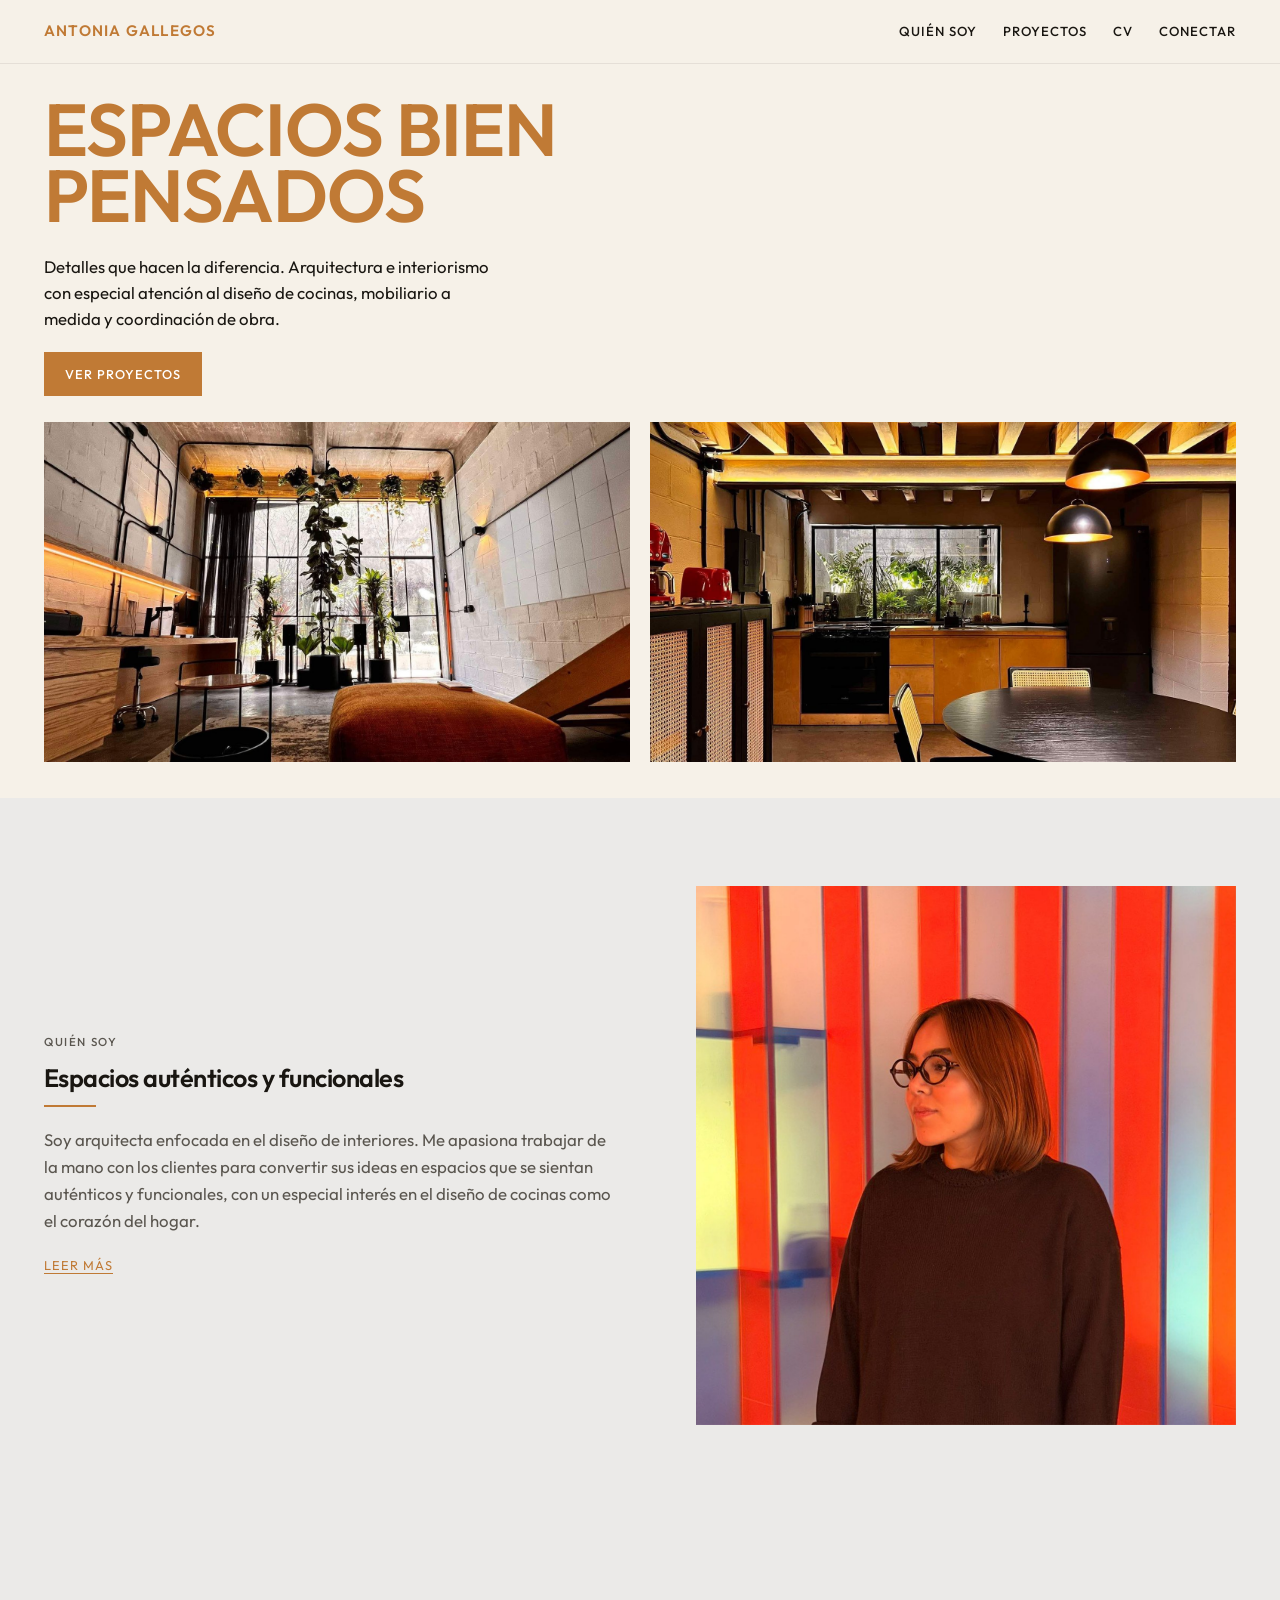
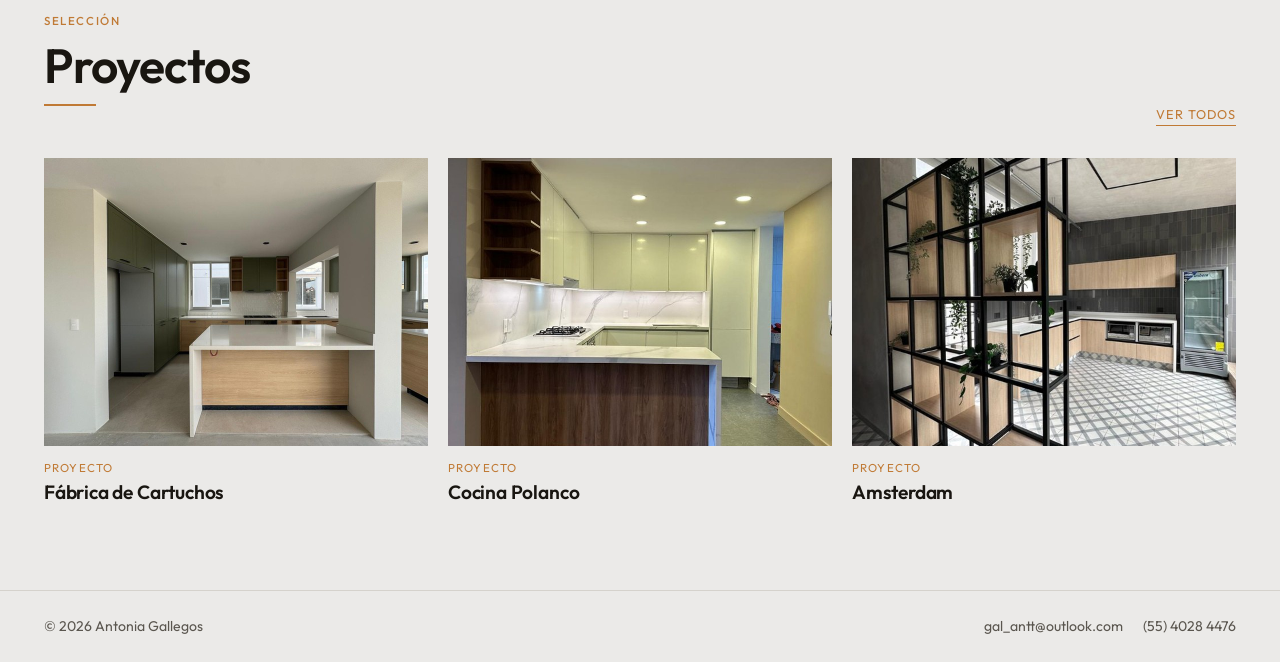
<file: index.html>
<!DOCTYPE html>
<html lang="es">
  <head>
    <meta charset="UTF-8" />
    <meta name="viewport" content="width=device-width, initial-scale=1" />
    <meta
      name="description"
      content="Antonia Gallegos — arquitectura e interiorismo, diseño de cocinas, mobiliario a medida y coordinación de obra."
    />
    <title>Antonia Gallegos — Arquitectura</title>
    <link rel="preconnect" href="https://fonts.googleapis.com" />
    <link rel="preconnect" href="https://fonts.gstatic.com" crossorigin />
    <link
      href="https://fonts.googleapis.com/css2?family=Cormorant+Garamond:ital,wght@0,500;0,600;1,500;1,600&family=Outfit:wght@400;500;600;700&display=swap"
      rel="stylesheet"
    />
    <link rel="stylesheet" href="assets/css/styles.css" />
  </head>
  <body class="home">
    <a class="skip-link" href="#main">Saltar al contenido</a>

    <header class="site-header">
      <a class="brand" href="index.html">Antonia Gallegos</a>
      <button
        class="nav-toggle"
        type="button"
        aria-expanded="false"
        aria-controls="site-nav"
        aria-label="Abrir menú"
      >
        <span></span>
        <span></span>
      </button>
      <nav id="site-nav" class="site-nav" aria-label="Principal">
        <a href="about.html">Quién soy</a>
        <a href="projects/index.html">Proyectos</a>
        <a href="cv.html">CV</a>
        <a href="contact.html">Conectar</a>
      </nav>
    </header>

    <main id="main">
      <section class="cover" aria-label="Portada">
        <div class="cover__grid">
          <h1 class="cover__title">
            <span>Espacios bien</span>
            <span>pensados</span>
          </h1>
          <div class="cover__copy">
            <p class="cover__lede">
              Detalles que hacen la diferencia. Arquitectura e interiorismo con
              especial atención al diseño de cocinas, mobiliario a medida y
              coordinación de obra.
            </p>
            <a class="cover__cta" href="projects/index.html">Ver proyectos</a>
          </div>
          <img
            class="cover__photo cover__photo--main"
            src="assets/images/p11-01.jpg"
            alt="Estudio Dr. Alt 285, con vegetación y luz natural"
            width="1600"
            height="900"
          />
          <img
            class="cover__photo cover__photo--side"
            src="assets/images/p11-02.jpg"
            alt="Cocina del proyecto Dr. Alt 285"
            width="1600"
            height="900"
          />
        </div>
      </section>

      <section class="section" aria-labelledby="about-preview">
        <div class="split">
          <div class="split__copy">
            <p class="mark"><span>Quién soy</span></p>
            <h2 id="about-preview">Espacios auténticos y funcionales</h2>
            <hr class="accent-rule" />
            <p>
              Soy arquitecta enfocada en el diseño de interiores. Me apasiona
              trabajar de la mano con los clientes para convertir sus ideas en
              espacios que se sientan auténticos y funcionales, con un especial
              interés en el diseño de cocinas como el corazón del hogar.
            </p>
            <a class="text-link" href="about.html">Leer más</a>
          </div>
          <figure class="split__media">
            <img
              src="assets/images/antonia-portrait.jpg?v=2"
              alt="Antonia Gallegos"
              width="960"
              height="1280"
            />
          </figure>
        </div>
      </section>

      <section class="section" aria-labelledby="featured-heading">
        <div class="section__head">
          <div>
            <p class="mark">Selección</p>
            <h2 id="featured-heading">Proyectos</h2>
            <hr class="accent-rule" />
          </div>
          <a class="text-link" href="projects/index.html">Ver todos</a>
        </div>
        <ul class="project-grid">
          <li>
            <a class="project-card" href="projects/fabrica-de-cartuchos.html">
              <div class="project-card__media">
                <img
                  src="assets/images/p05-01.jpg"
                  alt="Cocina Fábrica de Cartuchos"
                  loading="lazy"
                />
              </div>
              <p class="project-card__label">Proyecto</p>
              <h3 class="project-card__title">Fábrica de Cartuchos</h3>
            </a>
          </li>
          <li>
            <a class="project-card" href="projects/cocina-polanco.html">
              <div class="project-card__media">
                <img
                  src="assets/images/p06-01.jpg"
                  alt="Cocina Polanco"
                  loading="lazy"
                />
              </div>
              <p class="project-card__label">Proyecto</p>
              <h3 class="project-card__title">Cocina Polanco</h3>
            </a>
          </li>
          <li>
            <a class="project-card" href="projects/amsterdam.html">
              <div class="project-card__media">
                <img
                  src="assets/images/p08-01.jpg"
                  alt="Oficinas Amsterdam"
                  loading="lazy"
                />
              </div>
              <p class="project-card__label">Proyecto</p>
              <h3 class="project-card__title">Amsterdam</h3>
            </a>
          </li>
        </ul>
      </section>
    </main>

    <footer class="site-footer">
      <p>© <span data-year></span> Antonia Gallegos</p>
      <div class="site-footer__links">
        <a href="mailto:gal_antt@outlook.com">gal_antt@outlook.com</a>
        <a href="tel:+525540284476">(55) 4028 4476</a>
      </div>
    </footer>

    <script src="assets/js/main.js" defer></script>
  </body>
</html>
</file>
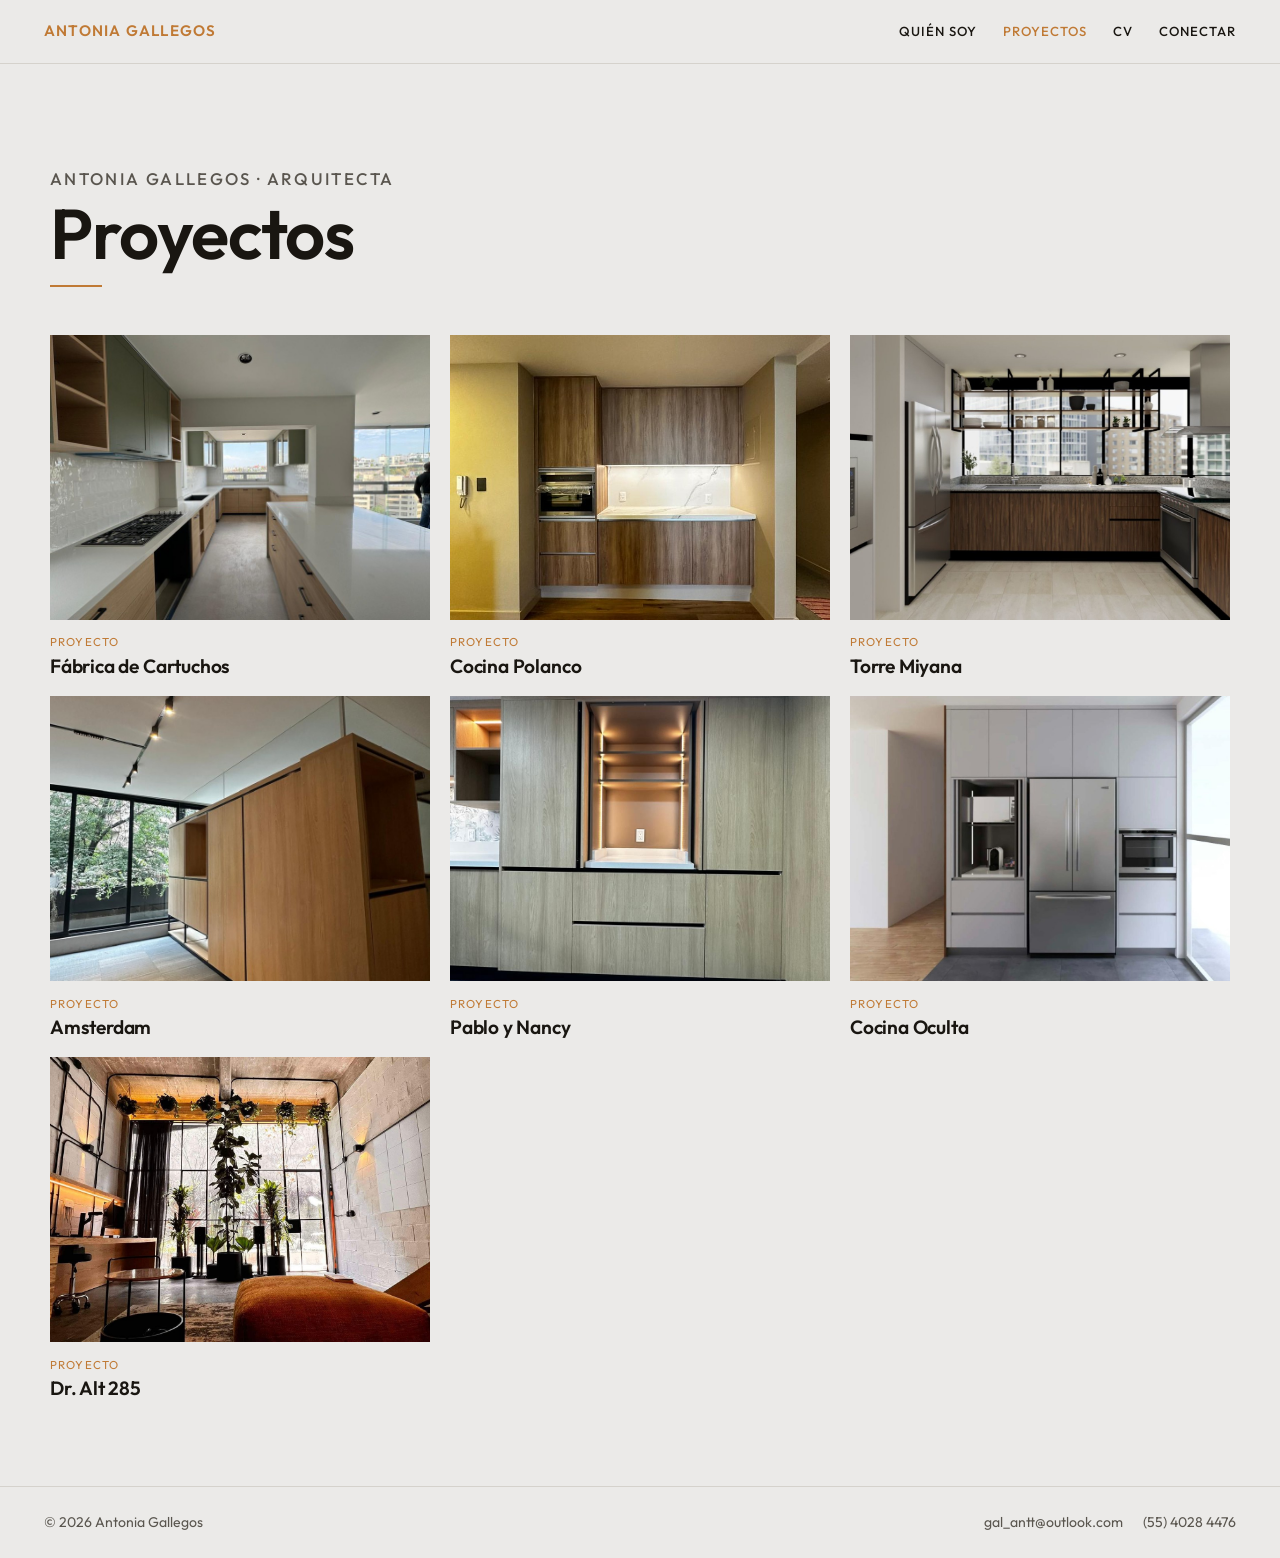
<file: projects/index.html>
<!DOCTYPE html>
<html lang="es">
  <head>
    <meta charset="UTF-8" />
    <meta name="viewport" content="width=device-width, initial-scale=1" />
    <meta
      name="description"
      content="Proyectos de interiores — Antonia Gallegos."
    />
    <title>Proyectos — Antonia Gallegos</title>
    <link rel="preconnect" href="https://fonts.googleapis.com" />
    <link rel="preconnect" href="https://fonts.gstatic.com" crossorigin />
    <link
      href="https://fonts.googleapis.com/css2?family=Cormorant+Garamond:ital,wght@0,500;0,600;1,500;1,600&family=Outfit:wght@400;500;600;700&display=swap"
      rel="stylesheet"
    />
    <link rel="stylesheet" href="../assets/css/styles.css" />
  </head>
  <body>
    <a class="skip-link" href="#main">Saltar al contenido</a>

    <header class="site-header">
      <a class="brand" href="../index.html">Antonia Gallegos</a>
      <button
        class="nav-toggle"
        type="button"
        aria-expanded="false"
        aria-controls="site-nav"
        aria-label="Abrir menú"
      >
        <span></span>
        <span></span>
      </button>
      <nav id="site-nav" class="site-nav" aria-label="Principal">
        <a href="../about.html">Quién soy</a>
        <a href="index.html" aria-current="page">Proyectos</a>
        <a href="../cv.html">CV</a>
        <a href="../contact.html">Conectar</a>
      </nav>
    </header>

    <main id="main" class="page">
      <header class="page-hero">
        <p class="mark">Antonia Gallegos · Arquitecta</p>
        <h1>Proyectos</h1>
        <hr class="accent-rule" />
      </header>

      <ul class="project-grid">
        <li>
          <a class="project-card" href="fabrica-de-cartuchos.html">
            <div class="project-card__media">
              <img src="../assets/images/p05-02.jpg" alt="Fábrica de Cartuchos" loading="lazy" />
            </div>
            <p class="project-card__label">Proyecto</p>
            <h2 class="project-card__title">Fábrica de Cartuchos</h2>
          </a>
        </li>
        <li>
          <a class="project-card" href="cocina-polanco.html">
            <div class="project-card__media">
              <img src="../assets/images/p06-02.jpg" alt="Cocina Polanco" loading="lazy" />
            </div>
            <p class="project-card__label">Proyecto</p>
            <h2 class="project-card__title">Cocina Polanco</h2>
          </a>
        </li>
        <li>
          <a class="project-card" href="torre-miyana.html">
            <div class="project-card__media">
              <img src="../assets/images/p07-03.jpg" alt="Torre Miyana" loading="lazy" />
            </div>
            <p class="project-card__label">Proyecto</p>
            <h2 class="project-card__title">Torre Miyana</h2>
          </a>
        </li>
        <li>
          <a class="project-card" href="amsterdam.html">
            <div class="project-card__media">
              <img src="../assets/images/p08-03.jpg" alt="Amsterdam" loading="lazy" />
            </div>
            <p class="project-card__label">Proyecto</p>
            <h2 class="project-card__title">Amsterdam</h2>
          </a>
        </li>
        <li>
          <a class="project-card" href="pablo-y-nancy.html">
            <div class="project-card__media">
              <img src="../assets/images/p09-03.jpg" alt="Pablo y Nancy" loading="lazy" />
            </div>
            <p class="project-card__label">Proyecto</p>
            <h2 class="project-card__title">Pablo y Nancy</h2>
          </a>
        </li>
        <li>
          <a class="project-card" href="cocina-oculta.html">
            <div class="project-card__media">
              <img src="../assets/images/p10-04.jpg" alt="Cocina Oculta" loading="lazy" />
            </div>
            <p class="project-card__label">Proyecto</p>
            <h2 class="project-card__title">Cocina Oculta</h2>
          </a>
        </li>
        <li>
          <a class="project-card" href="dr-alt-285.html">
            <div class="project-card__media">
              <img src="../assets/images/p11-01.jpg" alt="Dr. Alt 285" loading="lazy" />
            </div>
            <p class="project-card__label">Proyecto</p>
            <h2 class="project-card__title">Dr. Alt 285</h2>
          </a>
        </li>
      </ul>
    </main>

    <footer class="site-footer">
      <p>© <span data-year></span> Antonia Gallegos</p>
      <div class="site-footer__links">
        <a href="mailto:gal_antt@outlook.com">gal_antt@outlook.com</a>
        <a href="tel:+525540284476">(55) 4028 4476</a>
      </div>
    </footer>

    <script src="../assets/js/main.js" defer></script>
  </body>
</html>
</file>
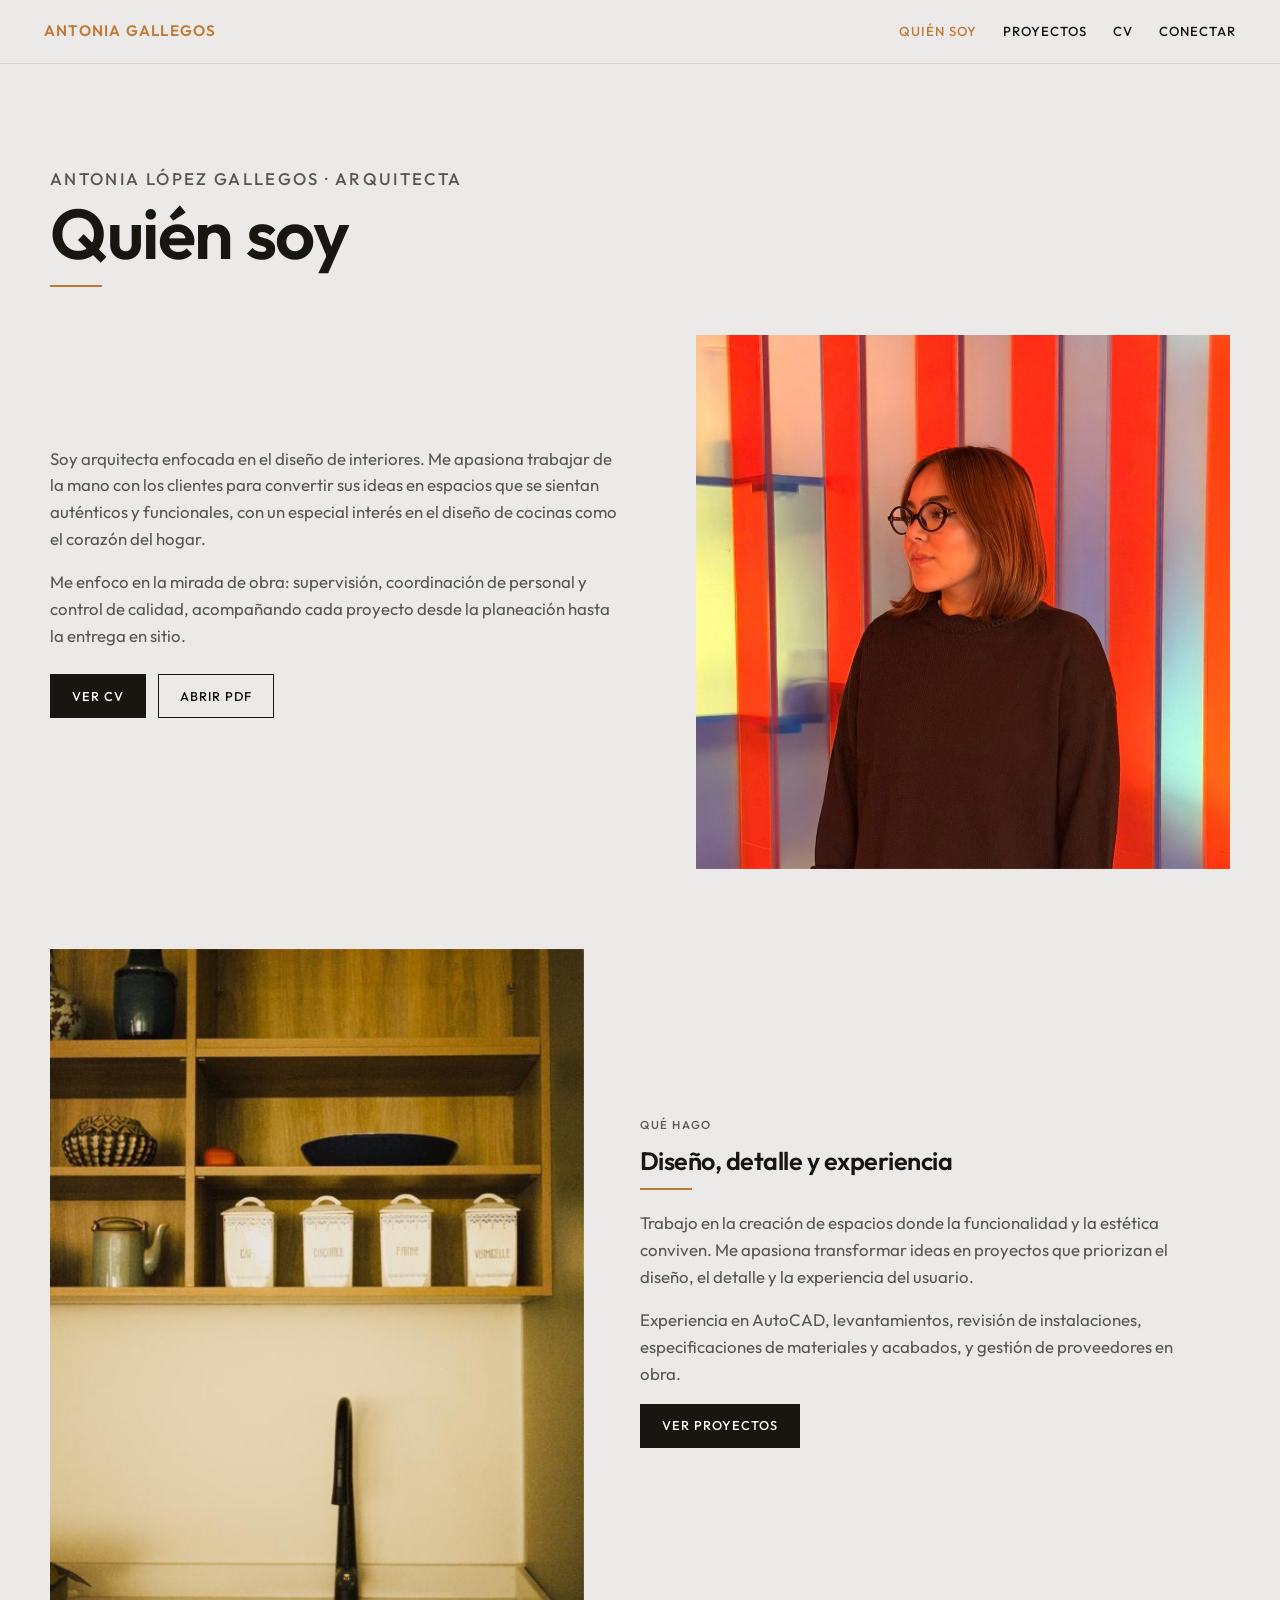
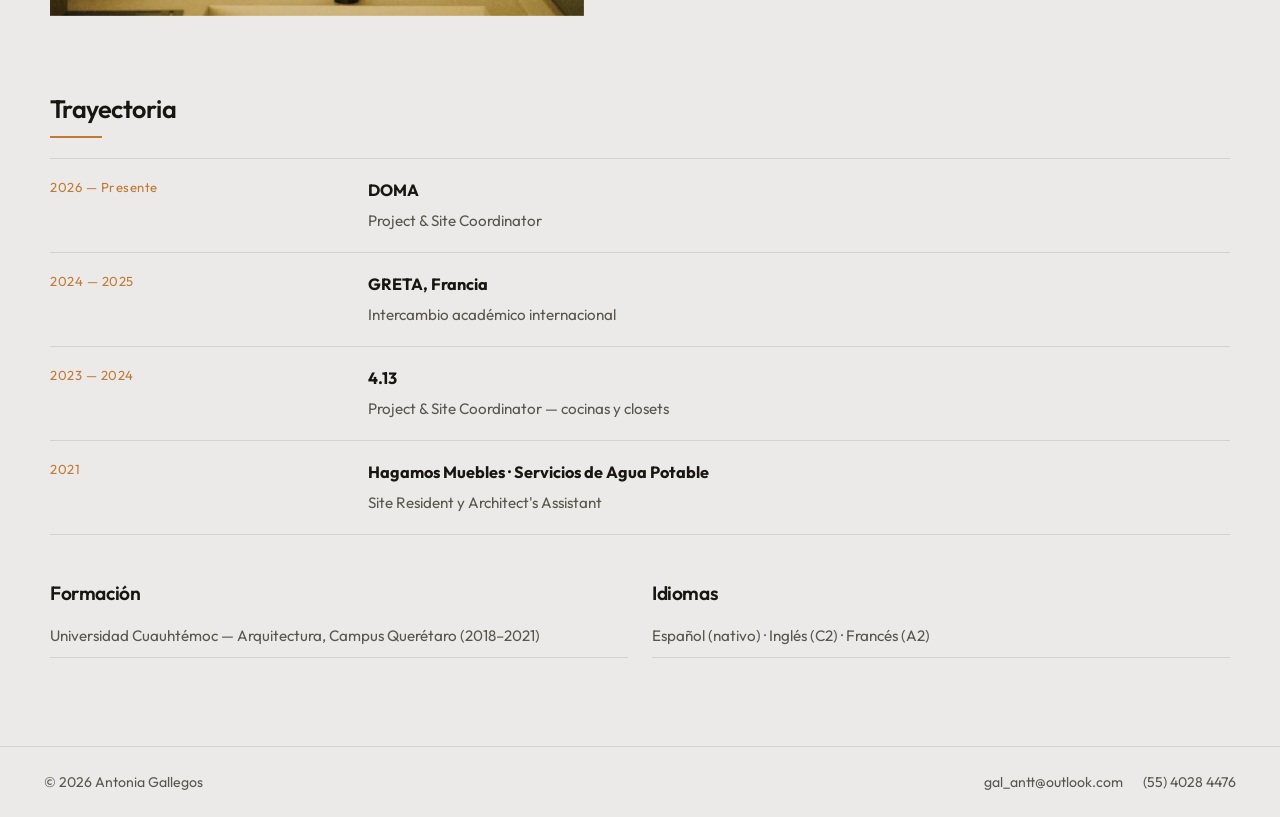
<file: about.html>
<!DOCTYPE html>
<html lang="es">
  <head>
    <meta charset="UTF-8" />
    <meta name="viewport" content="width=device-width, initial-scale=1" />
    <meta
      name="description"
      content="Quién soy y qué hago — Antonia López Gallegos, arquitecta especialista en interiores."
    />
    <title>Quién soy — Antonia Gallegos</title>
    <link rel="preconnect" href="https://fonts.googleapis.com" />
    <link rel="preconnect" href="https://fonts.gstatic.com" crossorigin />
    <link
      href="https://fonts.googleapis.com/css2?family=Cormorant+Garamond:ital,wght@0,500;0,600;1,500;1,600&family=Outfit:wght@400;500;600;700&display=swap"
      rel="stylesheet"
    />
    <link rel="stylesheet" href="assets/css/styles.css" />
  </head>
  <body>
    <a class="skip-link" href="#main">Saltar al contenido</a>

    <header class="site-header">
      <a class="brand" href="index.html">Antonia Gallegos</a>
      <button
        class="nav-toggle"
        type="button"
        aria-expanded="false"
        aria-controls="site-nav"
        aria-label="Abrir menú"
      >
        <span></span>
        <span></span>
      </button>
      <nav id="site-nav" class="site-nav" aria-label="Principal">
        <a href="about.html" aria-current="page">Quién soy</a>
        <a href="projects/index.html">Proyectos</a>
        <a href="cv.html">CV</a>
        <a href="contact.html">Conectar</a>
      </nav>
    </header>

    <main id="main" class="page">
      <header class="page-hero">
        <p class="mark">Antonia López Gallegos · Arquitecta</p>
        <h1>Quién soy</h1>
        <hr class="accent-rule" />
      </header>

      <div class="split">
        <div class="split__copy">
          <p>
            Soy arquitecta enfocada en el diseño de interiores. Me apasiona
            trabajar de la mano con los clientes para convertir sus ideas en
            espacios que se sientan auténticos y funcionales, con un especial
            interés en el diseño de cocinas como el corazón del hogar.
          </p>
          <p>
            Me enfoco en la mirada de obra: supervisión, coordinación de
            personal y control de calidad, acompañando cada proyecto desde la
            planeación hasta la entrega en sitio.
          </p>
          <div class="cv-actions">
            <a class="btn btn--solid" href="cv.html">Ver CV</a>
            <a
              class="btn btn--ghost"
              href="assets/cv/CV-Antonia-Gallegos.pdf"
              target="_blank"
              rel="noopener noreferrer"
              >Abrir PDF</a
            >
          </div>
        </div>
        <figure class="split__media">
          <img
            src="assets/images/antonia-portrait.jpg?v=2"
            alt="Retrato de Antonia Gallegos"
            width="960"
            height="1280"
          />
        </figure>
      </div>

      <div class="split split--reverse stack-gap">
        <figure class="split__media split__media--wide">
          <img
            src="assets/images/p04-01.jpg"
            alt="Detalle de espacio de interiores"
            width="568"
            height="1280"
            loading="lazy"
          />
        </figure>
        <div class="split__copy">
          <p class="mark"><span>Qué hago</span></p>
          <h2>Diseño, detalle y experiencia</h2>
          <hr class="accent-rule" />
          <p>
            Trabajo en la creación de espacios donde la funcionalidad y la
            estética conviven. Me apasiona transformar ideas en proyectos que
            priorizan el diseño, el detalle y la experiencia del usuario.
          </p>
          <p>
            Experiencia en AutoCAD, levantamientos, revisión de instalaciones,
            especificaciones de materiales y acabados, y gestión de proveedores
            en obra.
          </p>
          <a class="btn btn--solid" href="projects/index.html">Ver proyectos</a>
        </div>
      </div>

      <section class="stack-gap" aria-labelledby="exp-about">
        <h2 id="exp-about">Trayectoria</h2>
        <hr class="accent-rule" />
        <ul class="timeline">
          <li>
            <div class="timeline__when">2026 — Presente</div>
            <div class="timeline__what">
              <strong>DOMA</strong>
              <span>Project &amp; Site Coordinator</span>
            </div>
          </li>
          <li>
            <div class="timeline__when">2024 — 2025</div>
            <div class="timeline__what">
              <strong>GRETA, Francia</strong>
              <span>Intercambio académico internacional</span>
            </div>
          </li>
          <li>
            <div class="timeline__when">2023 — 2024</div>
            <div class="timeline__what">
              <strong>4.13</strong>
              <span>Project &amp; Site Coordinator — cocinas y closets</span>
            </div>
          </li>
          <li>
            <div class="timeline__when">2021</div>
            <div class="timeline__what">
              <strong>Hagamos Muebles · Servicios de Agua Potable</strong>
              <span>Site Resident y Architect's Assistant</span>
            </div>
          </li>
        </ul>

        <div class="meta-row">
          <div class="meta-block">
            <h2>Formación</h2>
            <ul>
              <li>
                Universidad Cuauhtémoc — Arquitectura, Campus Querétaro
                (2018–2021)
              </li>
            </ul>
          </div>
          <div class="meta-block">
            <h2>Idiomas</h2>
            <ul>
              <li>Español (nativo) · Inglés (C2) · Francés (A2)</li>
            </ul>
          </div>
        </div>
      </section>
    </main>

    <footer class="site-footer">
      <p>© <span data-year></span> Antonia Gallegos</p>
      <div class="site-footer__links">
        <a href="mailto:gal_antt@outlook.com">gal_antt@outlook.com</a>
        <a href="tel:+525540284476">(55) 4028 4476</a>
      </div>
    </footer>

    <script src="assets/js/main.js" defer></script>
  </body>
</html>
</file>
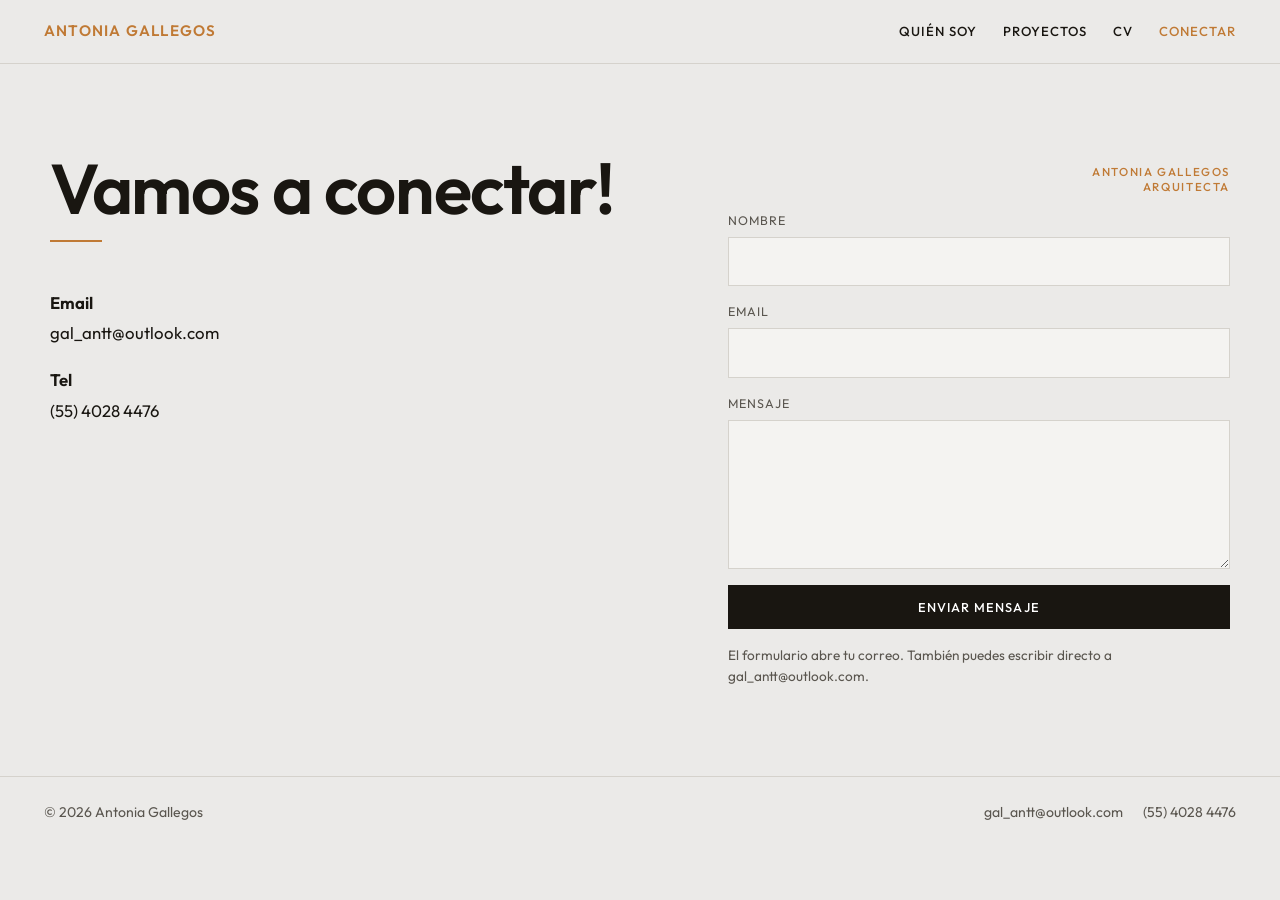
<file: contact.html>
<!DOCTYPE html>
<html lang="es">
  <head>
    <meta charset="UTF-8" />
    <meta name="viewport" content="width=device-width, initial-scale=1" />
    <meta
      name="description"
      content="Contacto — Antonia Gallegos. Email y teléfono."
    />
    <title>Vamos a conectar — Antonia Gallegos</title>
    <link rel="preconnect" href="https://fonts.googleapis.com" />
    <link rel="preconnect" href="https://fonts.gstatic.com" crossorigin />
    <link
      href="https://fonts.googleapis.com/css2?family=Cormorant+Garamond:ital,wght@0,500;0,600;1,500;1,600&family=Outfit:wght@400;500;600;700&display=swap"
      rel="stylesheet"
    />
    <link rel="stylesheet" href="assets/css/styles.css" />
  </head>
  <body>
    <a class="skip-link" href="#main">Saltar al contenido</a>

    <header class="site-header">
      <a class="brand" href="index.html">Antonia Gallegos</a>
      <button
        class="nav-toggle"
        type="button"
        aria-expanded="false"
        aria-controls="site-nav"
        aria-label="Abrir menú"
      >
        <span></span>
        <span></span>
      </button>
      <nav id="site-nav" class="site-nav" aria-label="Principal">
        <a href="about.html">Quién soy</a>
        <a href="projects/index.html">Proyectos</a>
        <a href="cv.html">CV</a>
        <a href="contact.html" aria-current="page">Conectar</a>
      </nav>
    </header>

    <main id="main" class="page">
      <div class="contact-layout">
        <div>
          <header class="page-hero">
            <h1>Vamos a conectar!</h1>
            <hr class="accent-rule" />
          </header>

          <dl class="contact-block">
            <dt>Email</dt>
            <dd>
              <a href="mailto:gal_antt@outlook.com">gal_antt@outlook.com</a>
            </dd>
            <dt>Tel</dt>
            <dd><a href="tel:+525540284476">(55) 4028 4476</a></dd>
          </dl>
        </div>

        <div>
          <p class="side-mark mark">
            <span>Antonia Gallegos</span>
            <span>Arquitecta</span>
          </p>
          <form
            class="contact-form"
            action="mailto:gal_antt@outlook.com"
            method="get"
          >
            <label>
              Nombre
              <input type="text" name="subject" required autocomplete="name" />
            </label>
            <label>
              Email
              <input type="email" name="email" required autocomplete="email" />
            </label>
            <label>
              Mensaje
              <textarea name="body" rows="6" required></textarea>
            </label>
            <button class="btn btn--solid" type="submit">Enviar mensaje</button>
            <p class="form-note">
              El formulario abre tu correo. También puedes escribir directo a
              gal_antt@outlook.com.
            </p>
          </form>
        </div>
      </div>
    </main>

    <footer class="site-footer">
      <p>© <span data-year></span> Antonia Gallegos</p>
      <div class="site-footer__links">
        <a href="mailto:gal_antt@outlook.com">gal_antt@outlook.com</a>
        <a href="tel:+525540284476">(55) 4028 4476</a>
      </div>
    </footer>

    <script src="assets/js/main.js" defer></script>
  </body>
</html>
</file>
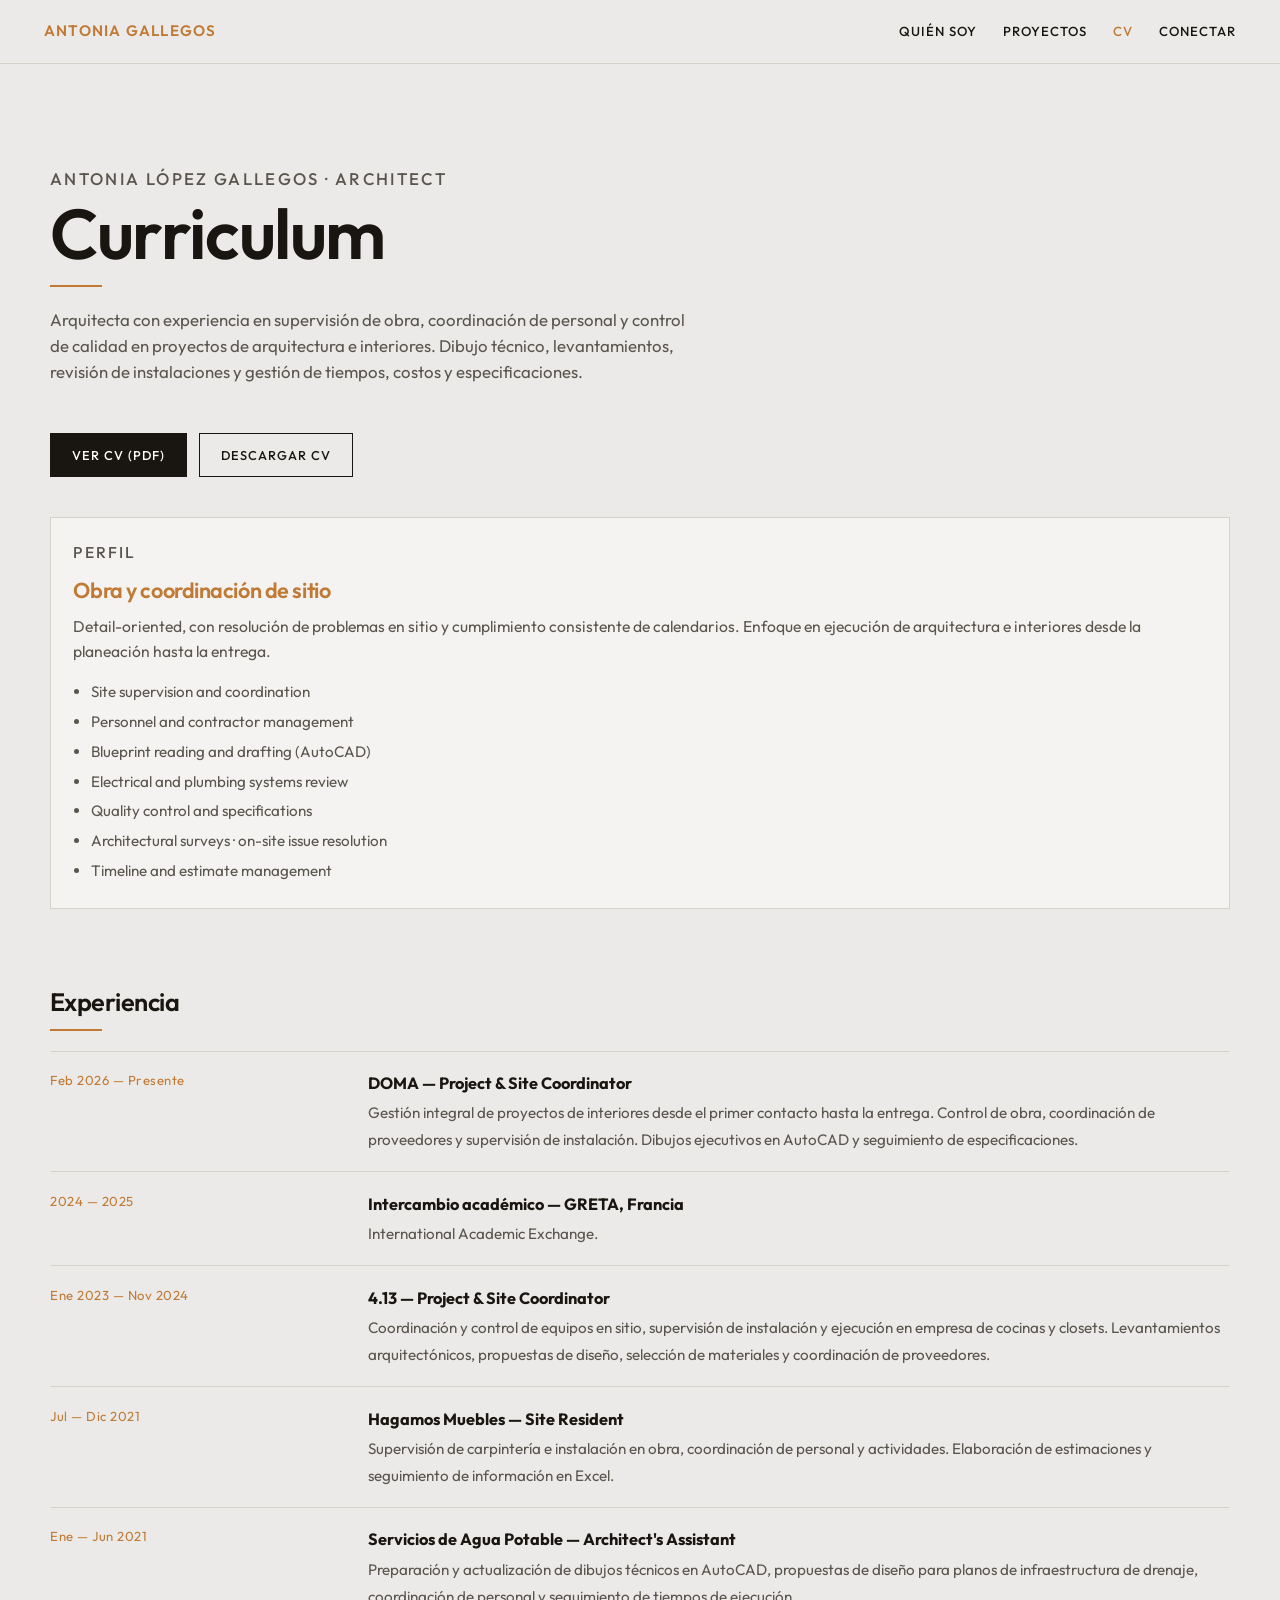
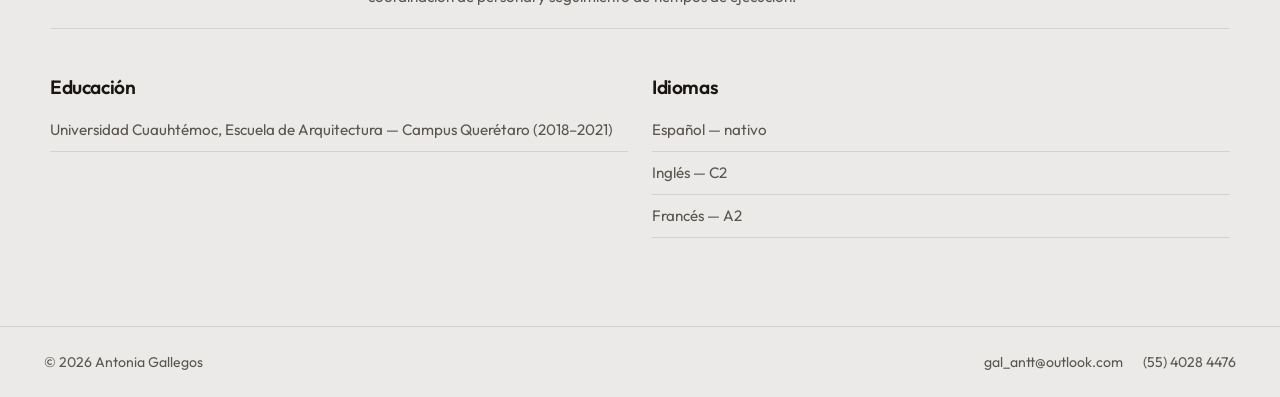
<file: cv.html>
<!DOCTYPE html>
<html lang="es">
  <head>
    <meta charset="UTF-8" />
    <meta name="viewport" content="width=device-width, initial-scale=1" />
    <meta
      name="description"
      content="CV de obra — Antonia López Gallegos, Project & Site Coordinator."
    />
    <title>CV — Antonia Gallegos</title>
    <link rel="preconnect" href="https://fonts.googleapis.com" />
    <link rel="preconnect" href="https://fonts.gstatic.com" crossorigin />
    <link
      href="https://fonts.googleapis.com/css2?family=Cormorant+Garamond:ital,wght@0,500;0,600;1,500;1,600&family=Outfit:wght@400;500;600;700&display=swap"
      rel="stylesheet"
    />
    <link rel="stylesheet" href="assets/css/styles.css" />
  </head>
  <body>
    <a class="skip-link" href="#main">Saltar al contenido</a>

    <header class="site-header">
      <a class="brand" href="index.html">Antonia Gallegos</a>
      <button
        class="nav-toggle"
        type="button"
        aria-expanded="false"
        aria-controls="site-nav"
        aria-label="Abrir menú"
      >
        <span></span>
        <span></span>
      </button>
      <nav id="site-nav" class="site-nav" aria-label="Principal">
        <a href="about.html">Quién soy</a>
        <a href="projects/index.html">Proyectos</a>
        <a href="cv.html" aria-current="page">CV</a>
        <a href="contact.html">Conectar</a>
      </nav>
    </header>

    <main id="main" class="page">
      <header class="page-hero">
        <p class="mark">Antonia López Gallegos · Architect</p>
        <h1>Curriculum</h1>
        <hr class="accent-rule" />
        <p class="page-hero__lede">
          Arquitecta con experiencia en supervisión de obra, coordinación de
          personal y control de calidad en proyectos de arquitectura e
          interiores. Dibujo técnico, levantamientos, revisión de instalaciones
          y gestión de tiempos, costos y especificaciones.
        </p>
      </header>

      <div class="cv-actions">
        <a
          class="btn btn--solid"
          href="assets/cv/CV-Antonia-Gallegos.pdf"
          target="_blank"
          rel="noopener noreferrer"
          >Ver CV (PDF)</a
        >
        <a
          class="btn btn--ghost"
          href="assets/cv/CV-Antonia-Gallegos.pdf"
          download
          >Descargar CV</a
        >
      </div>

      <article class="profile-card" id="obra">
        <p class="mark">Perfil</p>
        <h2>Obra y coordinación de sitio</h2>
        <p>
          Detail-oriented, con resolución de problemas en sitio y cumplimiento
          consistente de calendarios. Enfoque en ejecución de arquitectura e
          interiores desde la planeación hasta la entrega.
        </p>
        <ul>
          <li>Site supervision and coordination</li>
          <li>Personnel and contractor management</li>
          <li>Blueprint reading and drafting (AutoCAD)</li>
          <li>Electrical and plumbing systems review</li>
          <li>Quality control and specifications</li>
          <li>Architectural surveys · on-site issue resolution</li>
          <li>Timeline and estimate management</li>
        </ul>
      </article>

      <section class="stack-gap" aria-labelledby="exp-heading">
        <h2 id="exp-heading">Experiencia</h2>
        <hr class="accent-rule" />
        <ul class="timeline">
          <li>
            <div class="timeline__when">Feb 2026 — Presente</div>
            <div class="timeline__what">
              <strong>DOMA — Project &amp; Site Coordinator</strong>
              <span
                >Gestión integral de proyectos de interiores desde el primer
                contacto hasta la entrega. Control de obra, coordinación de
                proveedores y supervisión de instalación. Dibujos ejecutivos en
                AutoCAD y seguimiento de especificaciones.</span
              >
            </div>
          </li>
          <li>
            <div class="timeline__when">2024 — 2025</div>
            <div class="timeline__what">
              <strong>Intercambio académico — GRETA, Francia</strong>
              <span>International Academic Exchange.</span>
            </div>
          </li>
          <li>
            <div class="timeline__when">Ene 2023 — Nov 2024</div>
            <div class="timeline__what">
              <strong>4.13 — Project &amp; Site Coordinator</strong>
              <span
                >Coordinación y control de equipos en sitio, supervisión de
                instalación y ejecución en empresa de cocinas y closets.
                Levantamientos arquitectónicos, propuestas de diseño, selección
                de materiales y coordinación de proveedores.</span
              >
            </div>
          </li>
          <li>
            <div class="timeline__when">Jul — Dic 2021</div>
            <div class="timeline__what">
              <strong>Hagamos Muebles — Site Resident</strong>
              <span
                >Supervisión de carpintería e instalación en obra, coordinación
                de personal y actividades. Elaboración de estimaciones y
                seguimiento de información en Excel.</span
              >
            </div>
          </li>
          <li>
            <div class="timeline__when">Ene — Jun 2021</div>
            <div class="timeline__what">
              <strong>Servicios de Agua Potable — Architect's Assistant</strong>
              <span
                >Preparación y actualización de dibujos técnicos en AutoCAD,
                propuestas de diseño para planos de infraestructura de drenaje,
                coordinación de personal y seguimiento de tiempos de
                ejecución.</span
              >
            </div>
          </li>
        </ul>
      </section>

      <div class="meta-row">
        <div class="meta-block">
          <h2>Educación</h2>
          <ul>
            <li>
              Universidad Cuauhtémoc, Escuela de Arquitectura — Campus Querétaro
              (2018–2021)
            </li>
          </ul>
        </div>
        <div class="meta-block">
          <h2>Idiomas</h2>
          <ul>
            <li>Español — nativo</li>
            <li>Inglés — C2</li>
            <li>Francés — A2</li>
          </ul>
        </div>
      </div>
    </main>

    <footer class="site-footer">
      <p>© <span data-year></span> Antonia Gallegos</p>
      <div class="site-footer__links">
        <a href="mailto:gal_antt@outlook.com">gal_antt@outlook.com</a>
        <a href="tel:+525540284476">(55) 4028 4476</a>
      </div>
    </footer>

    <script src="assets/js/main.js" defer></script>
  </body>
</html>
</file>
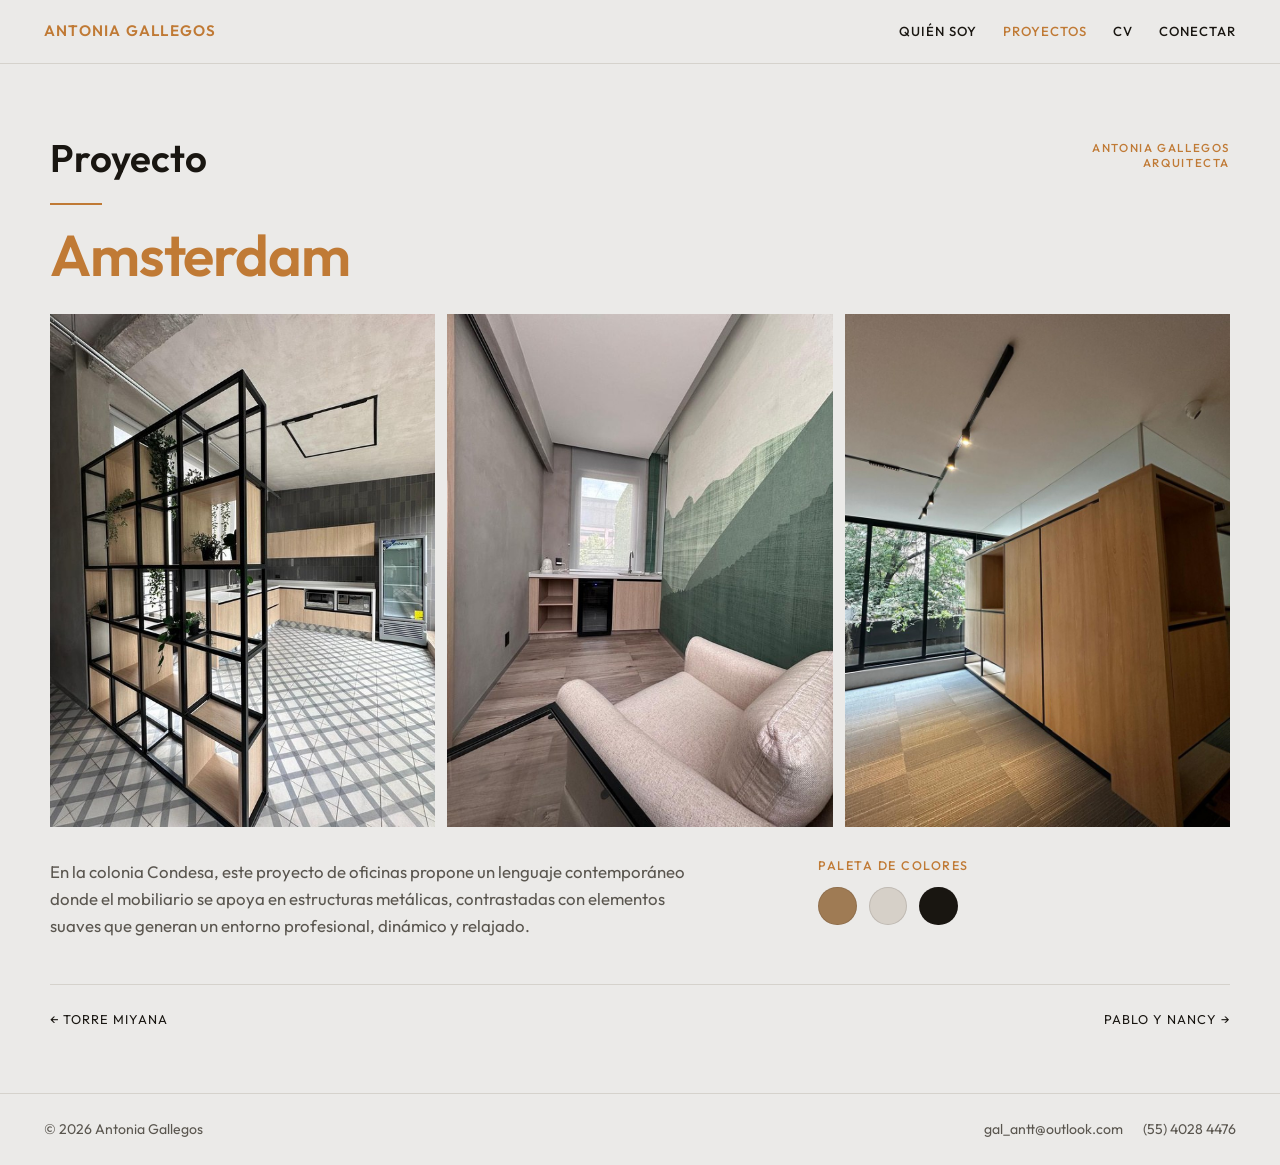
<file: projects/amsterdam.html>
<!DOCTYPE html>
<html lang="es">
  <head>
    <meta charset="UTF-8" />
    <meta name="viewport" content="width=device-width, initial-scale=1" />
    <meta name="description" content="Amsterdam — oficinas en la Condesa. Antonia Gallegos." />
    <title>Amsterdam — Antonia Gallegos</title>
    <link rel="preconnect" href="https://fonts.googleapis.com" />
    <link rel="preconnect" href="https://fonts.gstatic.com" crossorigin />
    <link
      href="https://fonts.googleapis.com/css2?family=Cormorant+Garamond:ital,wght@0,500;0,600;1,500;1,600&family=Outfit:wght@400;500;600;700&display=swap"
      rel="stylesheet"
    />
    <link rel="stylesheet" href="../assets/css/styles.css" />
  </head>
  <body>
    <a class="skip-link" href="#main">Saltar al contenido</a>
    <header class="site-header">
      <a class="brand" href="../index.html">Antonia Gallegos</a>
      <button class="nav-toggle" type="button" aria-expanded="false" aria-controls="site-nav" aria-label="Abrir menú">
        <span></span><span></span>
      </button>
      <nav id="site-nav" class="site-nav" aria-label="Principal">
        <a href="../about.html">Quién soy</a>
        <a href="index.html" aria-current="page">Proyectos</a>
        <a href="../cv.html">CV</a>
        <a href="../contact.html">Conectar</a>
      </nav>
    </header>

    <main id="main" class="project-detail">
      <div class="project-detail__top">
        <div>
          <p class="project-detail__kicker">Proyecto</p>
          <hr class="accent-rule" />
          <h1>Amsterdam</h1>
        </div>
        <p class="mark side-mark"><span>Antonia Gallegos</span><span>Arquitecta</span></p>
      </div>

      <div class="project-gallery">
        <img src="../assets/images/p08-01.jpg" alt="Amsterdam — espacio de oficina" />
        <img src="../assets/images/p08-02.jpg" alt="Amsterdam — mobiliario" />
        <img src="../assets/images/p08-03.jpg" alt="Amsterdam — detalle" />
      </div>

      <div class="project-detail__bottom">
        <p>
          En la colonia Condesa, este proyecto de oficinas propone un lenguaje
          contemporáneo donde el mobiliario se apoya en estructuras metálicas,
          contrastadas con elementos suaves que generan un entorno profesional,
          dinámico y relajado.
        </p>
        <aside class="palette" aria-label="Paleta de colores">
          <h2>Paleta de colores</h2>
          <ul class="palette__swatches">
            <li style="background:#9f7b54" title="#9f7b54"></li>
            <li style="background:#d6d0c8" title="#d6d0c8"></li>
            <li style="background:#191611" title="#191611"></li>
          </ul>
        </aside>
      </div>

      <nav class="project-nav" aria-label="Proyectos vecinos">
        <a href="torre-miyana.html">← Torre Miyana</a>
        <a href="pablo-y-nancy.html">Pablo y Nancy →</a>
      </nav>
    </main>

    <footer class="site-footer">
      <p>© <span data-year></span> Antonia Gallegos</p>
      <div class="site-footer__links">
        <a href="mailto:gal_antt@outlook.com">gal_antt@outlook.com</a>
        <a href="tel:+525540284476">(55) 4028 4476</a>
      </div>
    </footer>
    <script src="../assets/js/main.js" defer></script>
  </body>
</html>
</file>
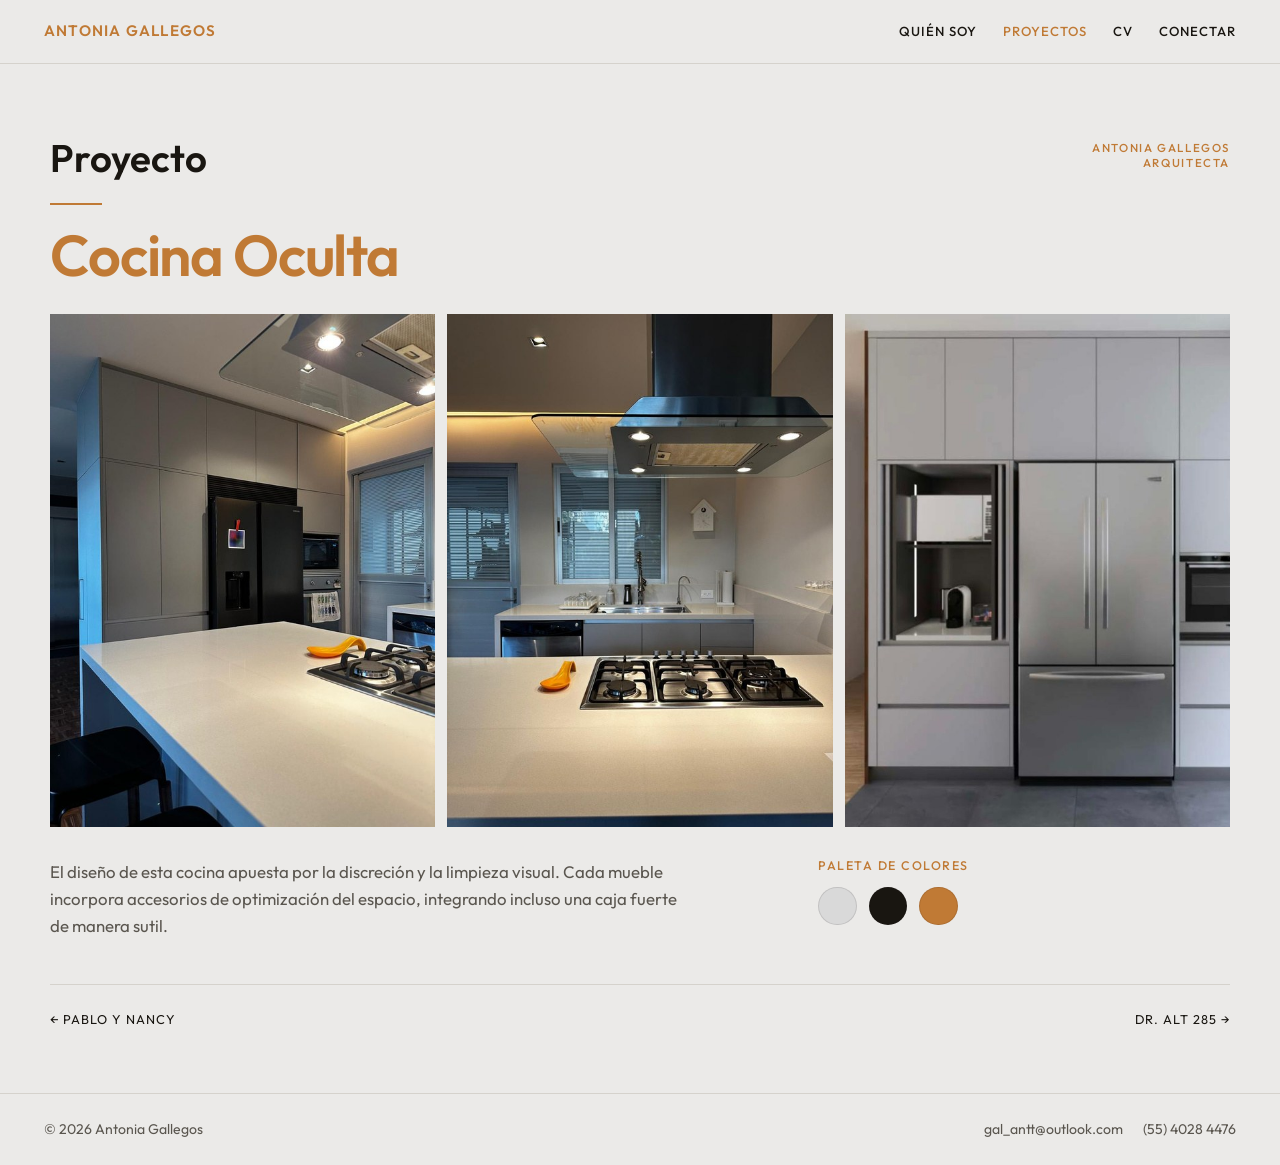
<file: projects/cocina-oculta.html>
<!DOCTYPE html>
<html lang="es">
  <head>
    <meta charset="UTF-8" />
    <meta name="viewport" content="width=device-width, initial-scale=1" />
    <meta name="description" content="Cocina Oculta — Antonia Gallegos." />
    <title>Cocina Oculta — Antonia Gallegos</title>
    <link rel="preconnect" href="https://fonts.googleapis.com" />
    <link rel="preconnect" href="https://fonts.gstatic.com" crossorigin />
    <link
      href="https://fonts.googleapis.com/css2?family=Cormorant+Garamond:ital,wght@0,500;0,600;1,500;1,600&family=Outfit:wght@400;500;600;700&display=swap"
      rel="stylesheet"
    />
    <link rel="stylesheet" href="../assets/css/styles.css" />
  </head>
  <body>
    <a class="skip-link" href="#main">Saltar al contenido</a>
    <header class="site-header">
      <a class="brand" href="../index.html">Antonia Gallegos</a>
      <button class="nav-toggle" type="button" aria-expanded="false" aria-controls="site-nav" aria-label="Abrir menú">
        <span></span><span></span>
      </button>
      <nav id="site-nav" class="site-nav" aria-label="Principal">
        <a href="../about.html">Quién soy</a>
        <a href="index.html" aria-current="page">Proyectos</a>
        <a href="../cv.html">CV</a>
        <a href="../contact.html">Conectar</a>
      </nav>
    </header>

    <main id="main" class="project-detail">
      <div class="project-detail__top">
        <div>
          <p class="project-detail__kicker">Proyecto</p>
          <hr class="accent-rule" />
          <h1>Cocina Oculta</h1>
        </div>
        <p class="mark side-mark"><span>Antonia Gallegos</span><span>Arquitecta</span></p>
      </div>

      <div class="project-gallery">
        <img src="../assets/images/p10-01.jpg" alt="Cocina Oculta — vista 1" />
        <img src="../assets/images/p10-02.jpg" alt="Cocina Oculta — vista 2" />
        <img src="../assets/images/p10-04.jpg" alt="Cocina Oculta — detalle" />
      </div>

      <div class="project-detail__bottom">
        <p>
          El diseño de esta cocina apuesta por la discreción y la limpieza
          visual. Cada mueble incorpora accesorios de optimización del espacio,
          integrando incluso una caja fuerte de manera sutil.
        </p>
        <aside class="palette" aria-label="Paleta de colores">
          <h2>Paleta de colores</h2>
          <ul class="palette__swatches">
            <li style="background:#d9d9d9" title="#d9d9d9"></li>
            <li style="background:#191611" title="#191611"></li>
            <li style="background:#c07a35" title="#c07a35"></li>
          </ul>
        </aside>
      </div>

      <nav class="project-nav" aria-label="Proyectos vecinos">
        <a href="pablo-y-nancy.html">← Pablo y Nancy</a>
        <a href="dr-alt-285.html">Dr. Alt 285 →</a>
      </nav>
    </main>

    <footer class="site-footer">
      <p>© <span data-year></span> Antonia Gallegos</p>
      <div class="site-footer__links">
        <a href="mailto:gal_antt@outlook.com">gal_antt@outlook.com</a>
        <a href="tel:+525540284476">(55) 4028 4476</a>
      </div>
    </footer>
    <script src="../assets/js/main.js" defer></script>
  </body>
</html>
</file>
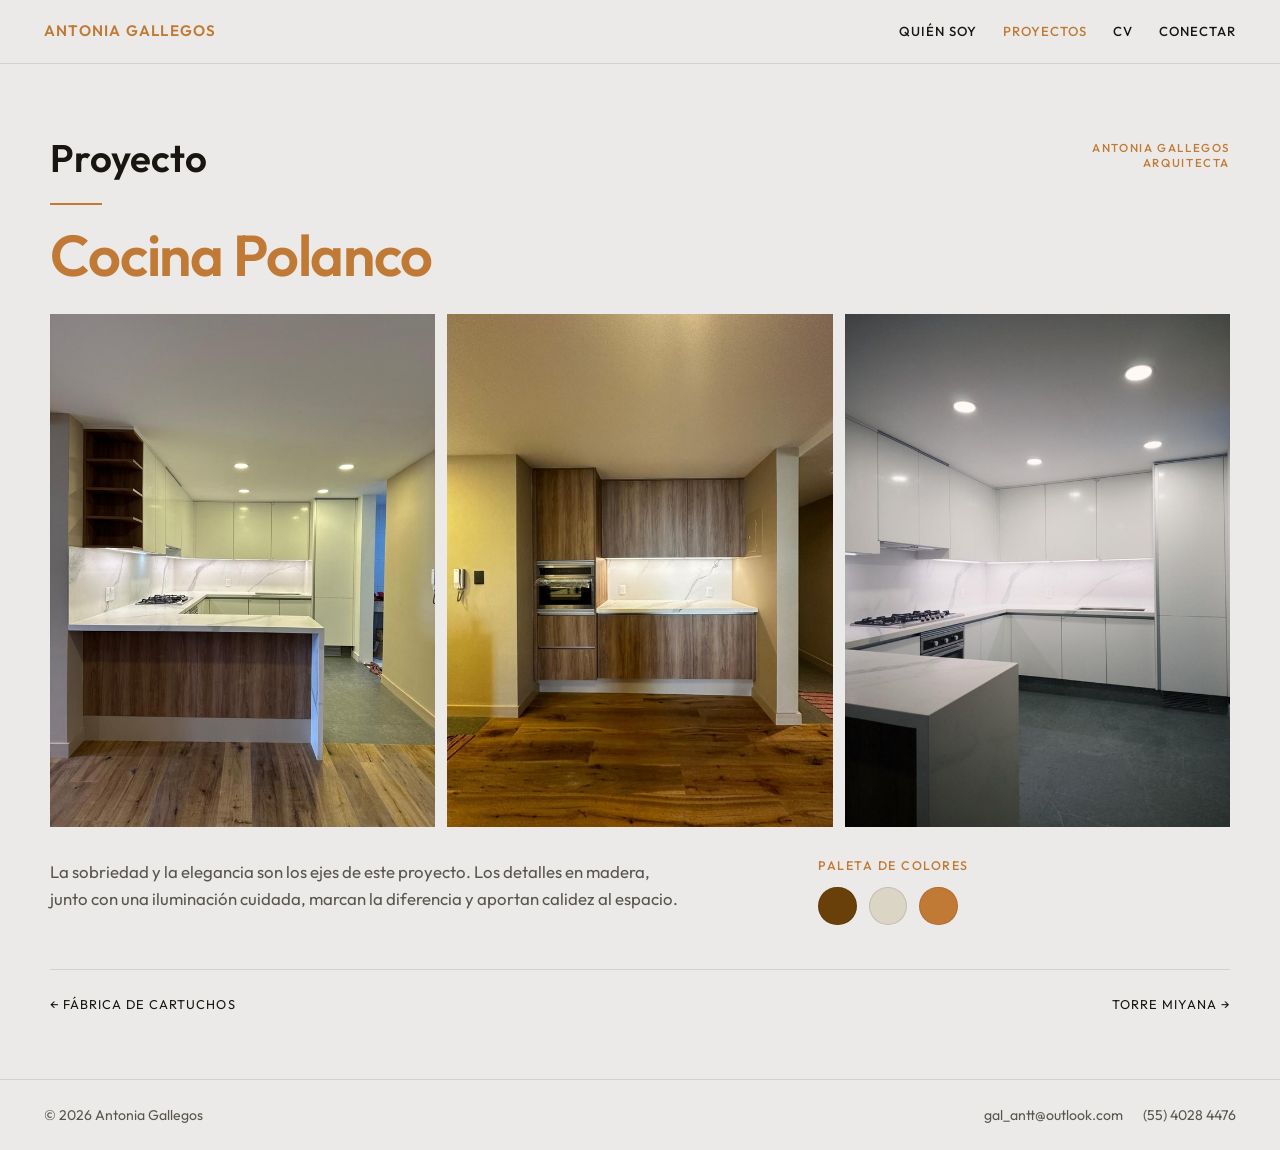
<file: projects/cocina-polanco.html>
<!DOCTYPE html>
<html lang="es">
  <head>
    <meta charset="UTF-8" />
    <meta name="viewport" content="width=device-width, initial-scale=1" />
    <meta name="description" content="Cocina Polanco — Antonia Gallegos." />
    <title>Cocina Polanco — Antonia Gallegos</title>
    <link rel="preconnect" href="https://fonts.googleapis.com" />
    <link rel="preconnect" href="https://fonts.gstatic.com" crossorigin />
    <link
      href="https://fonts.googleapis.com/css2?family=Cormorant+Garamond:ital,wght@0,500;0,600;1,500;1,600&family=Outfit:wght@400;500;600;700&display=swap"
      rel="stylesheet"
    />
    <link rel="stylesheet" href="../assets/css/styles.css" />
  </head>
  <body>
    <a class="skip-link" href="#main">Saltar al contenido</a>
    <header class="site-header">
      <a class="brand" href="../index.html">Antonia Gallegos</a>
      <button class="nav-toggle" type="button" aria-expanded="false" aria-controls="site-nav" aria-label="Abrir menú">
        <span></span><span></span>
      </button>
      <nav id="site-nav" class="site-nav" aria-label="Principal">
        <a href="../about.html">Quién soy</a>
        <a href="index.html" aria-current="page">Proyectos</a>
        <a href="../cv.html">CV</a>
        <a href="../contact.html">Conectar</a>
      </nav>
    </header>

    <main id="main" class="project-detail">
      <div class="project-detail__top">
        <div>
          <p class="project-detail__kicker">Proyecto</p>
          <hr class="accent-rule" />
          <h1>Cocina Polanco</h1>
        </div>
        <p class="mark side-mark"><span>Antonia Gallegos</span><span>Arquitecta</span></p>
      </div>

      <div class="project-gallery">
        <img src="../assets/images/p06-01.jpg" alt="Cocina Polanco — vista 1" />
        <img src="../assets/images/p06-02.jpg" alt="Cocina Polanco — vista 2" />
        <img src="../assets/images/p06-03.jpg" alt="Cocina Polanco — detalle" />
      </div>

      <div class="project-detail__bottom">
        <p>
          La sobriedad y la elegancia son los ejes de este proyecto. Los detalles
          en madera, junto con una iluminación cuidada, marcan la diferencia y
          aportan calidez al espacio.
        </p>
        <aside class="palette" aria-label="Paleta de colores">
          <h2>Paleta de colores</h2>
          <ul class="palette__swatches">
            <li style="background:#694009" title="#694009"></li>
            <li style="background:#dad5c4" title="#dad5c4"></li>
            <li style="background:#c07a35" title="#c07a35"></li>
          </ul>
        </aside>
      </div>

      <nav class="project-nav" aria-label="Proyectos vecinos">
        <a href="fabrica-de-cartuchos.html">← Fábrica de Cartuchos</a>
        <a href="torre-miyana.html">Torre Miyana →</a>
      </nav>
    </main>

    <footer class="site-footer">
      <p>© <span data-year></span> Antonia Gallegos</p>
      <div class="site-footer__links">
        <a href="mailto:gal_antt@outlook.com">gal_antt@outlook.com</a>
        <a href="tel:+525540284476">(55) 4028 4476</a>
      </div>
    </footer>
    <script src="../assets/js/main.js" defer></script>
  </body>
</html>
</file>
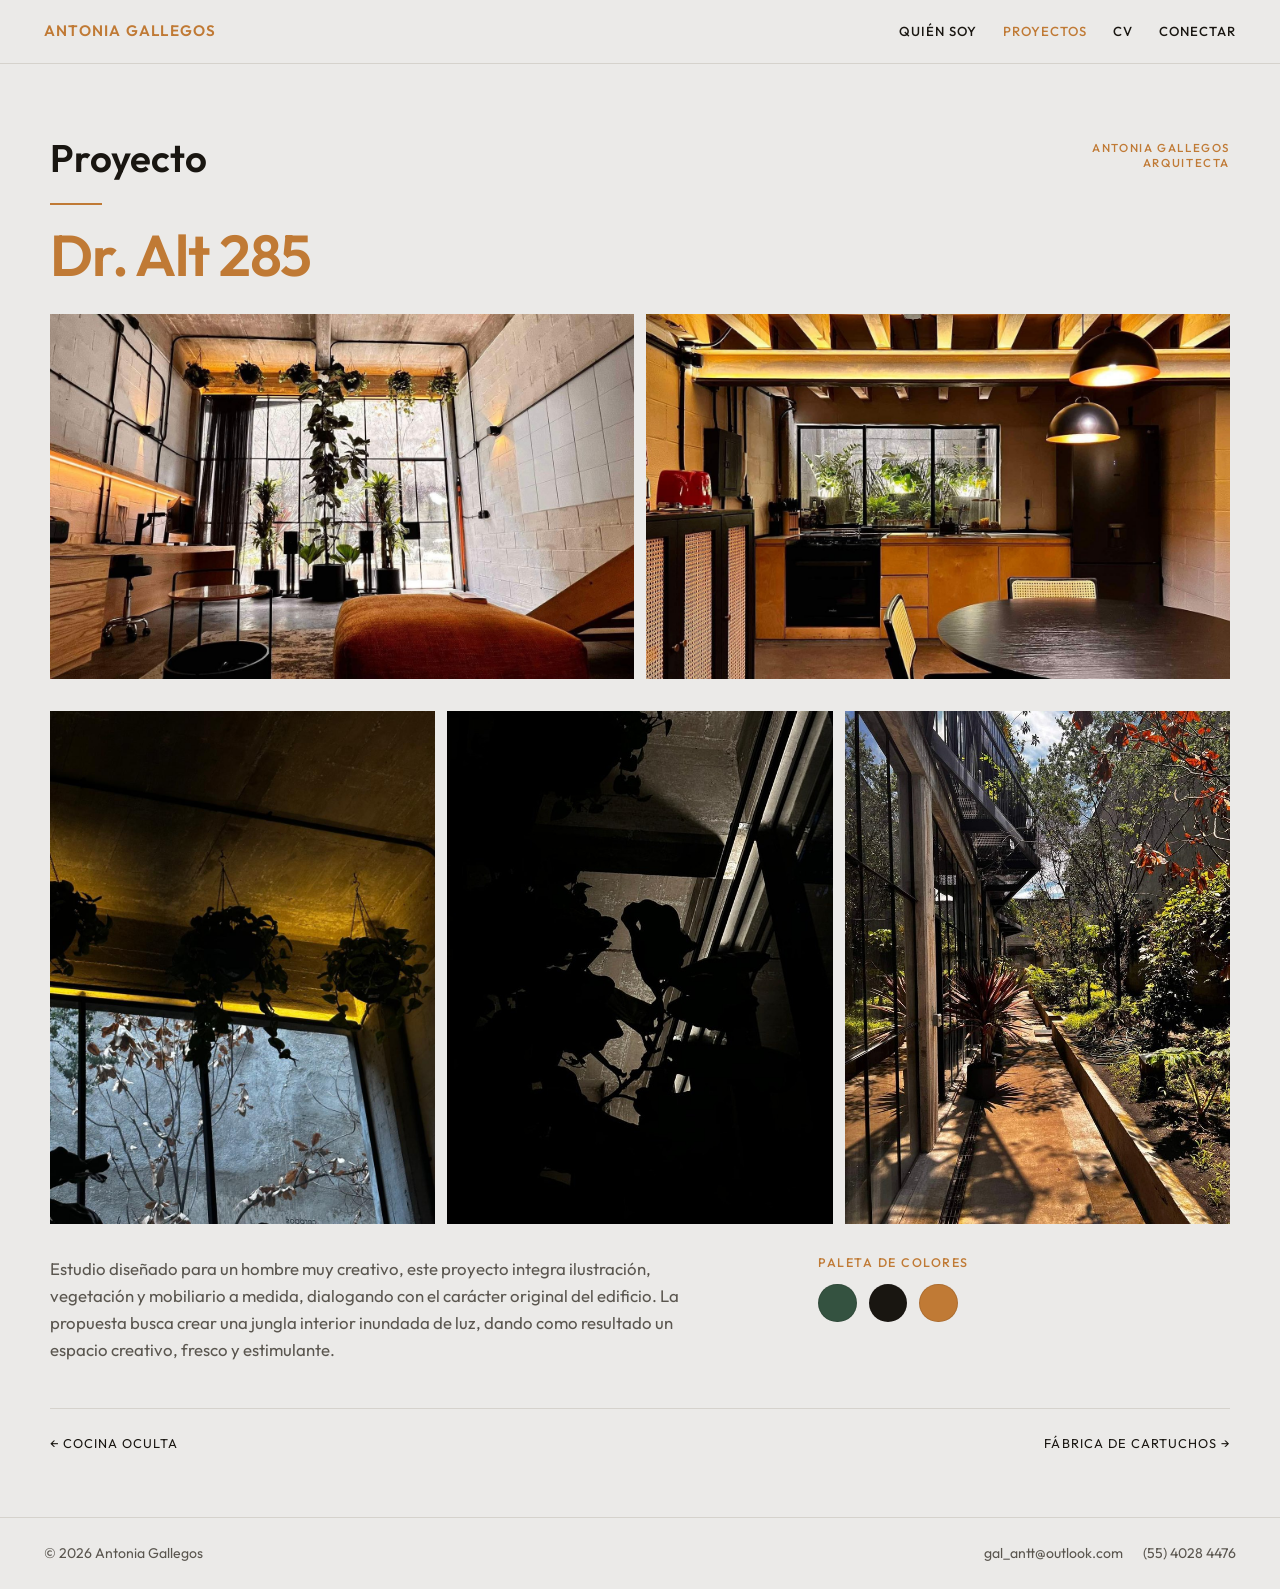
<file: projects/dr-alt-285.html>
<!DOCTYPE html>
<html lang="es">
  <head>
    <meta charset="UTF-8" />
    <meta name="viewport" content="width=device-width, initial-scale=1" />
    <meta name="description" content="Dr. Alt 285 — estudio creativo. Antonia Gallegos." />
    <title>Dr. Alt 285 — Antonia Gallegos</title>
    <link rel="preconnect" href="https://fonts.googleapis.com" />
    <link rel="preconnect" href="https://fonts.gstatic.com" crossorigin />
    <link
      href="https://fonts.googleapis.com/css2?family=Cormorant+Garamond:ital,wght@0,500;0,600;1,500;1,600&family=Outfit:wght@400;500;600;700&display=swap"
      rel="stylesheet"
    />
    <link rel="stylesheet" href="../assets/css/styles.css" />
  </head>
  <body>
    <a class="skip-link" href="#main">Saltar al contenido</a>
    <header class="site-header">
      <a class="brand" href="../index.html">Antonia Gallegos</a>
      <button class="nav-toggle" type="button" aria-expanded="false" aria-controls="site-nav" aria-label="Abrir menú">
        <span></span><span></span>
      </button>
      <nav id="site-nav" class="site-nav" aria-label="Principal">
        <a href="../about.html">Quién soy</a>
        <a href="index.html" aria-current="page">Proyectos</a>
        <a href="../cv.html">CV</a>
        <a href="../contact.html">Conectar</a>
      </nav>
    </header>

    <main id="main" class="project-detail">
      <div class="project-detail__top">
        <div>
          <p class="project-detail__kicker">Proyecto</p>
          <hr class="accent-rule" />
          <h1>Dr. Alt 285</h1>
        </div>
        <p class="mark side-mark"><span>Antonia Gallegos</span><span>Arquitecta</span></p>
      </div>

      <div class="project-gallery project-gallery--wide">
        <img src="../assets/images/p11-01.jpg" alt="Dr. Alt 285 — estudio" />
        <img src="../assets/images/p11-02.jpg" alt="Dr. Alt 285 — vegetación e interior" />
      </div>
      <div class="project-gallery" style="margin-top: 0.75rem">
        <img src="../assets/images/p12-01.jpg" alt="Dr. Alt 285 — detalle 1" loading="lazy" />
        <img src="../assets/images/p12-02.jpg" alt="Dr. Alt 285 — detalle 2" loading="lazy" />
        <img src="../assets/images/p12-03.jpg" alt="Dr. Alt 285 — detalle 3" loading="lazy" />
      </div>

      <div class="project-detail__bottom">
        <p>
          Estudio diseñado para un hombre muy creativo, este proyecto integra
          ilustración, vegetación y mobiliario a medida, dialogando con el
          carácter original del edificio. La propuesta busca crear una jungla
          interior inundada de luz, dando como resultado un espacio creativo,
          fresco y estimulante.
        </p>
        <aside class="palette" aria-label="Paleta de colores">
          <h2>Paleta de colores</h2>
          <ul class="palette__swatches">
            <li style="background:#345240" title="#345240"></li>
            <li style="background:#191611" title="#191611"></li>
            <li style="background:#c07a35" title="#c07a35"></li>
          </ul>
        </aside>
      </div>

      <nav class="project-nav" aria-label="Proyectos vecinos">
        <a href="cocina-oculta.html">← Cocina Oculta</a>
        <a href="fabrica-de-cartuchos.html">Fábrica de Cartuchos →</a>
      </nav>
    </main>

    <footer class="site-footer">
      <p>© <span data-year></span> Antonia Gallegos</p>
      <div class="site-footer__links">
        <a href="mailto:gal_antt@outlook.com">gal_antt@outlook.com</a>
        <a href="tel:+525540284476">(55) 4028 4476</a>
      </div>
    </footer>
    <script src="../assets/js/main.js" defer></script>
  </body>
</html>
</file>
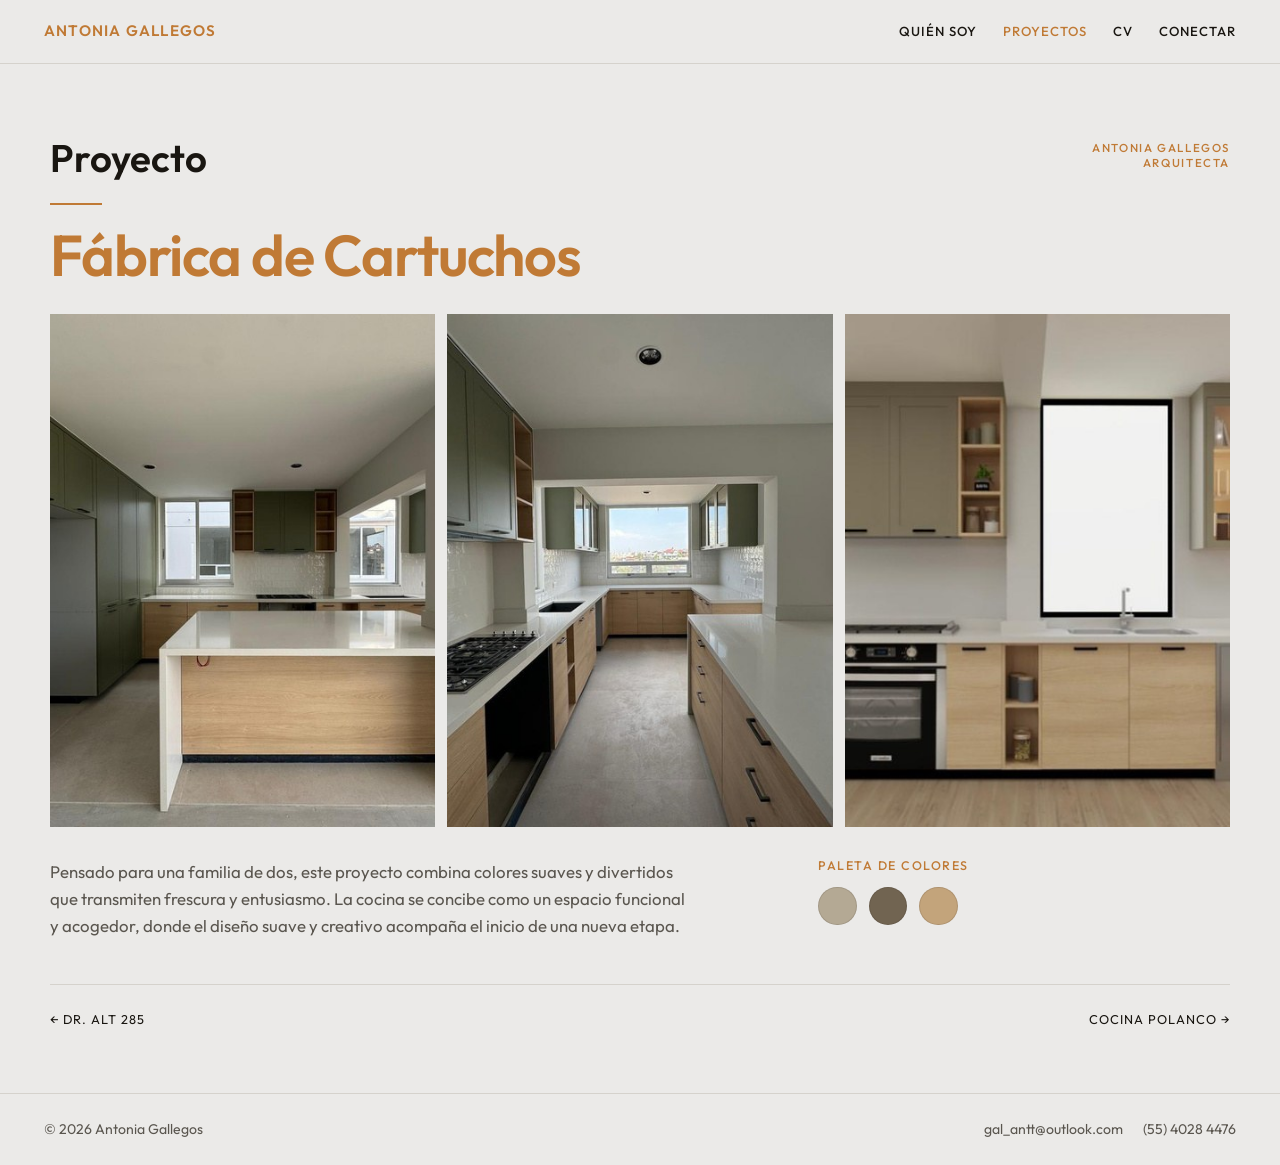
<file: projects/fabrica-de-cartuchos.html>
<!DOCTYPE html>
<html lang="es">
  <head>
    <meta charset="UTF-8" />
    <meta name="viewport" content="width=device-width, initial-scale=1" />
    <meta name="description" content="Fábrica de Cartuchos — Antonia Gallegos." />
    <title>Fábrica de Cartuchos — Antonia Gallegos</title>
    <link rel="preconnect" href="https://fonts.googleapis.com" />
    <link rel="preconnect" href="https://fonts.gstatic.com" crossorigin />
    <link
      href="https://fonts.googleapis.com/css2?family=Cormorant+Garamond:ital,wght@0,500;0,600;1,500;1,600&family=Outfit:wght@400;500;600;700&display=swap"
      rel="stylesheet"
    />
    <link rel="stylesheet" href="../assets/css/styles.css" />
  </head>
  <body>
    <a class="skip-link" href="#main">Saltar al contenido</a>
    <header class="site-header">
      <a class="brand" href="../index.html">Antonia Gallegos</a>
      <button class="nav-toggle" type="button" aria-expanded="false" aria-controls="site-nav" aria-label="Abrir menú">
        <span></span><span></span>
      </button>
      <nav id="site-nav" class="site-nav" aria-label="Principal">
        <a href="../about.html">Quién soy</a>
        <a href="index.html" aria-current="page">Proyectos</a>
        <a href="../cv.html">CV</a>
        <a href="../contact.html">Conectar</a>
      </nav>
    </header>

    <main id="main" class="project-detail">
      <div class="project-detail__top">
        <div>
          <p class="project-detail__kicker">Proyecto</p>
          <hr class="accent-rule" />
          <h1>Fábrica de Cartuchos</h1>
        </div>
        <p class="mark side-mark"><span>Antonia Gallegos</span><span>Arquitecta</span></p>
      </div>

      <div class="project-gallery">
        <img src="../assets/images/p05-01.jpg" alt="Vista de la cocina Fábrica de Cartuchos" />
        <img src="../assets/images/p05-02.jpg" alt="Isla y mobiliario" />
        <img src="../assets/images/p05-03.jpg" alt="Detalle de acabados" />
      </div>

      <div class="project-detail__bottom">
        <p>
          Pensado para una familia de dos, este proyecto combina colores suaves y
          divertidos que transmiten frescura y entusiasmo. La cocina se concibe
          como un espacio funcional y acogedor, donde el diseño suave y creativo
          acompaña el inicio de una nueva etapa.
        </p>
        <aside class="palette" aria-label="Paleta de colores">
          <h2>Paleta de colores</h2>
          <ul class="palette__swatches">
            <li style="background:#b4a994" title="#b4a994"></li>
            <li style="background:#716451" title="#716451"></li>
            <li style="background:#c3a47b" title="#c3a47b"></li>
          </ul>
        </aside>
      </div>

      <nav class="project-nav" aria-label="Proyectos vecinos">
        <a href="dr-alt-285.html">← Dr. Alt 285</a>
        <a href="cocina-polanco.html">Cocina Polanco →</a>
      </nav>
    </main>

    <footer class="site-footer">
      <p>© <span data-year></span> Antonia Gallegos</p>
      <div class="site-footer__links">
        <a href="mailto:gal_antt@outlook.com">gal_antt@outlook.com</a>
        <a href="tel:+525540284476">(55) 4028 4476</a>
      </div>
    </footer>
    <script src="../assets/js/main.js" defer></script>
  </body>
</html>
</file>
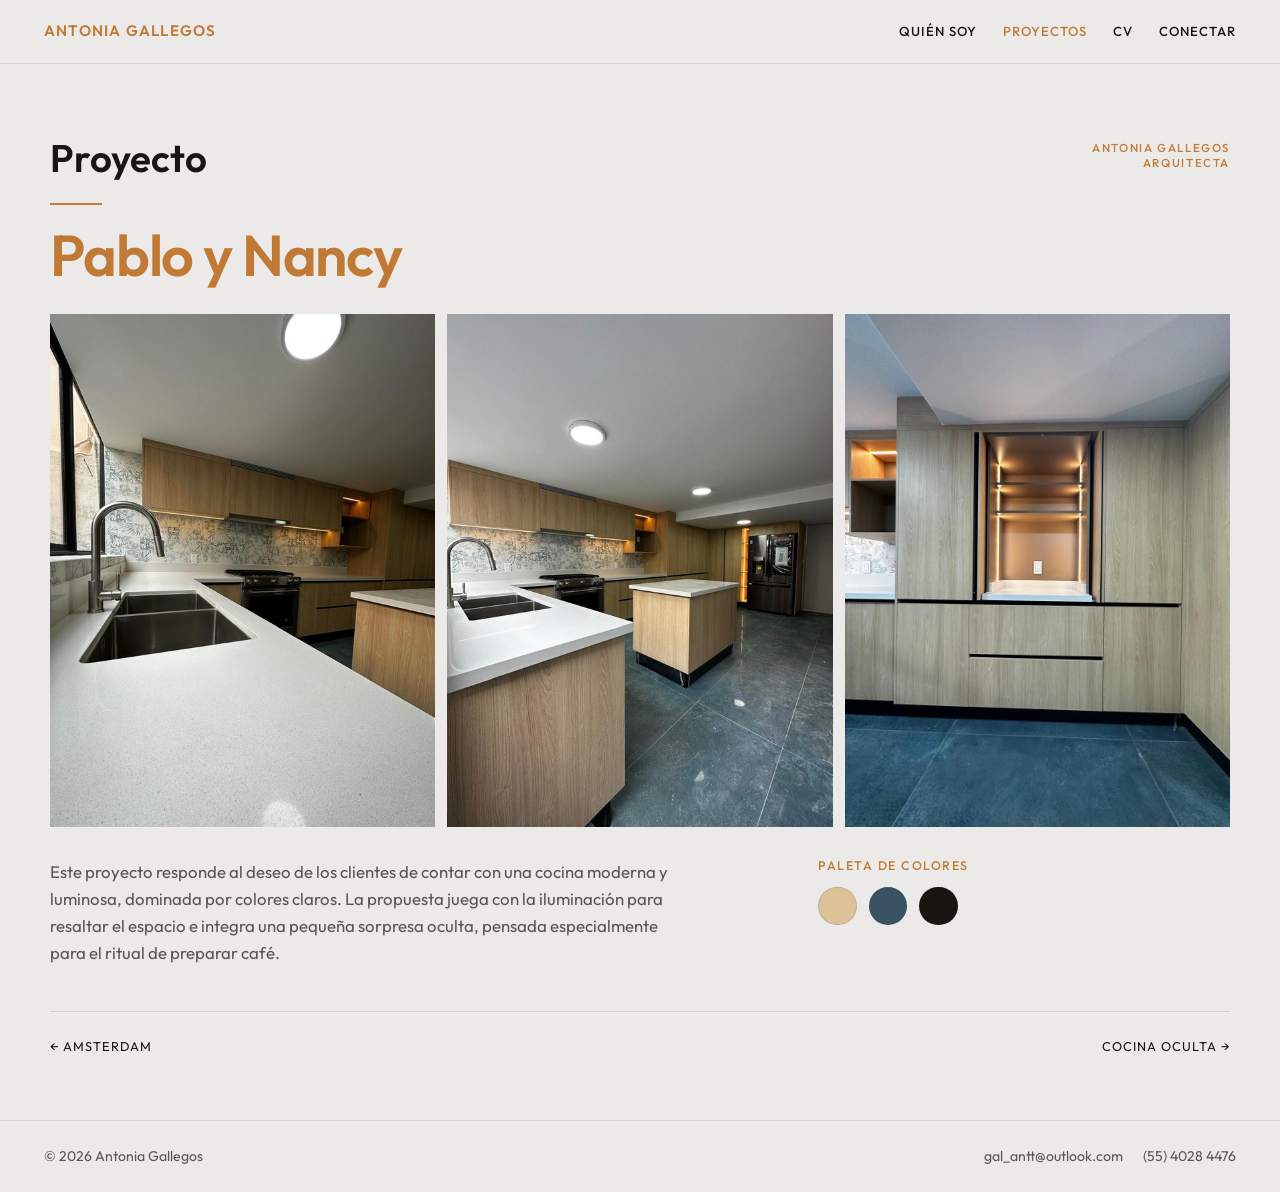
<file: projects/pablo-y-nancy.html>
<!DOCTYPE html>
<html lang="es">
  <head>
    <meta charset="UTF-8" />
    <meta name="viewport" content="width=device-width, initial-scale=1" />
    <meta name="description" content="Pablo y Nancy — Antonia Gallegos." />
    <title>Pablo y Nancy — Antonia Gallegos</title>
    <link rel="preconnect" href="https://fonts.googleapis.com" />
    <link rel="preconnect" href="https://fonts.gstatic.com" crossorigin />
    <link
      href="https://fonts.googleapis.com/css2?family=Cormorant+Garamond:ital,wght@0,500;0,600;1,500;1,600&family=Outfit:wght@400;500;600;700&display=swap"
      rel="stylesheet"
    />
    <link rel="stylesheet" href="../assets/css/styles.css" />
  </head>
  <body>
    <a class="skip-link" href="#main">Saltar al contenido</a>
    <header class="site-header">
      <a class="brand" href="../index.html">Antonia Gallegos</a>
      <button class="nav-toggle" type="button" aria-expanded="false" aria-controls="site-nav" aria-label="Abrir menú">
        <span></span><span></span>
      </button>
      <nav id="site-nav" class="site-nav" aria-label="Principal">
        <a href="../about.html">Quién soy</a>
        <a href="index.html" aria-current="page">Proyectos</a>
        <a href="../cv.html">CV</a>
        <a href="../contact.html">Conectar</a>
      </nav>
    </header>

    <main id="main" class="project-detail">
      <div class="project-detail__top">
        <div>
          <p class="project-detail__kicker">Proyecto</p>
          <hr class="accent-rule" />
          <h1>Pablo y Nancy</h1>
        </div>
        <p class="mark side-mark"><span>Antonia Gallegos</span><span>Arquitecta</span></p>
      </div>

      <div class="project-gallery">
        <img src="../assets/images/p09-01.jpg" alt="Pablo y Nancy — vista 1" />
        <img src="../assets/images/p09-02.jpg" alt="Pablo y Nancy — vista 2" />
        <img src="../assets/images/p09-03.jpg" alt="Pablo y Nancy — detalle" />
      </div>

      <div class="project-detail__bottom">
        <p>
          Este proyecto responde al deseo de los clientes de contar con una
          cocina moderna y luminosa, dominada por colores claros. La propuesta
          juega con la iluminación para resaltar el espacio e integra una
          pequeña sorpresa oculta, pensada especialmente para el ritual de
          preparar café.
        </p>
        <aside class="palette" aria-label="Paleta de colores">
          <h2>Paleta de colores</h2>
          <ul class="palette__swatches">
            <li style="background:#ddc299" title="#ddc299"></li>
            <li style="background:#395363" title="#395363"></li>
            <li style="background:#191611" title="#191611"></li>
          </ul>
        </aside>
      </div>

      <nav class="project-nav" aria-label="Proyectos vecinos">
        <a href="amsterdam.html">← Amsterdam</a>
        <a href="cocina-oculta.html">Cocina Oculta →</a>
      </nav>
    </main>

    <footer class="site-footer">
      <p>© <span data-year></span> Antonia Gallegos</p>
      <div class="site-footer__links">
        <a href="mailto:gal_antt@outlook.com">gal_antt@outlook.com</a>
        <a href="tel:+525540284476">(55) 4028 4476</a>
      </div>
    </footer>
    <script src="../assets/js/main.js" defer></script>
  </body>
</html>
</file>
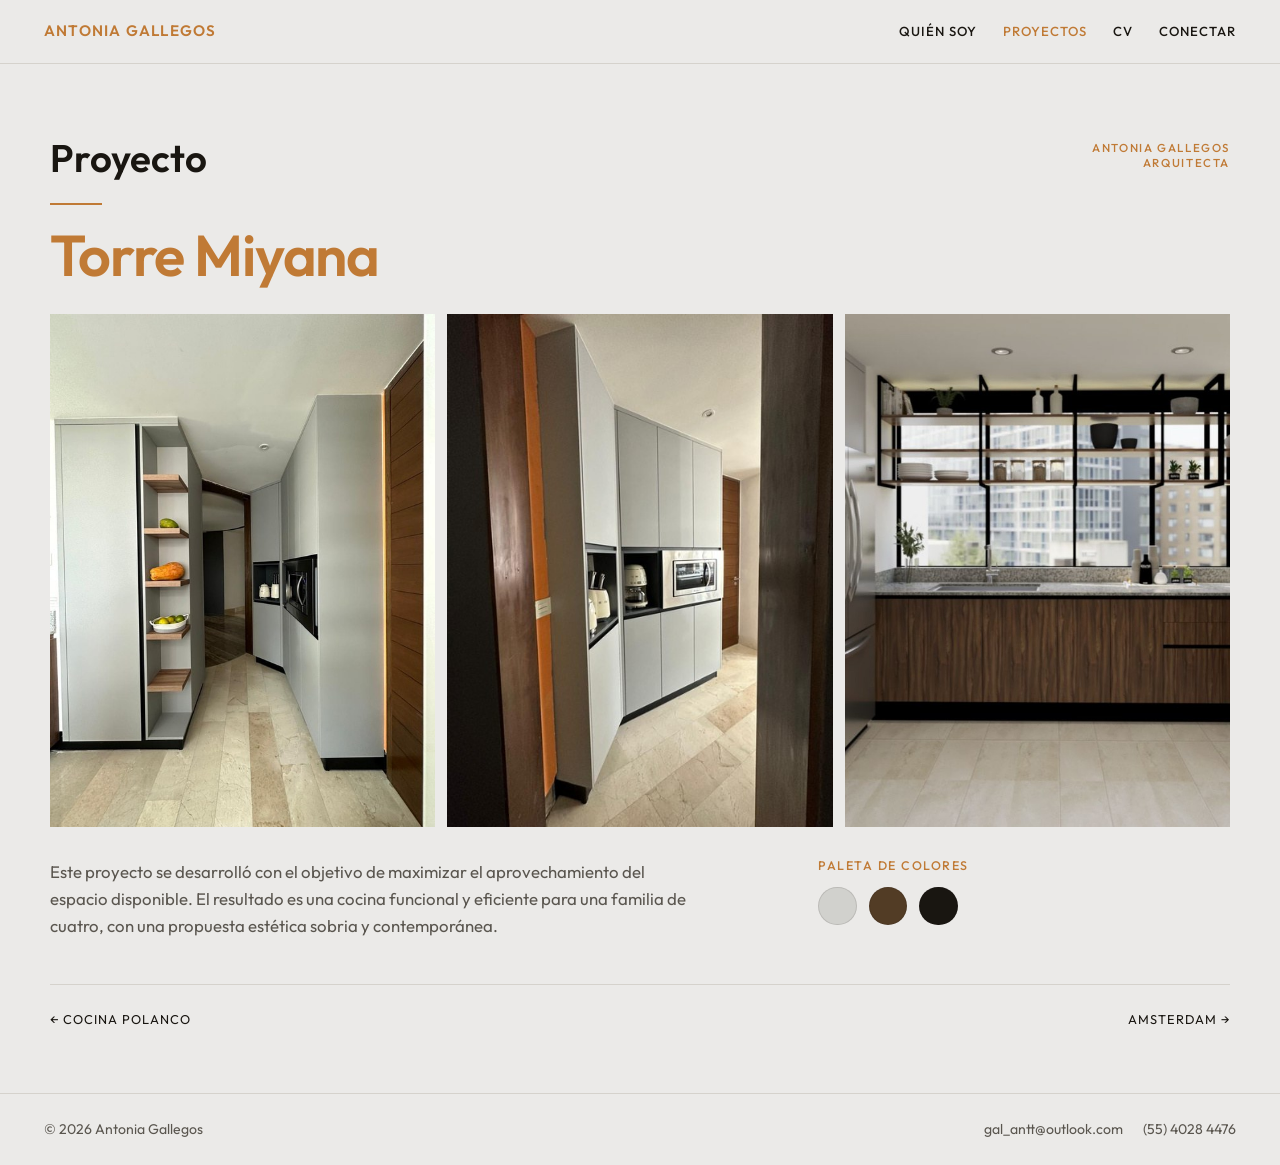
<file: projects/torre-miyana.html>
<!DOCTYPE html>
<html lang="es">
  <head>
    <meta charset="UTF-8" />
    <meta name="viewport" content="width=device-width, initial-scale=1" />
    <meta name="description" content="Torre Miyana — Antonia Gallegos." />
    <title>Torre Miyana — Antonia Gallegos</title>
    <link rel="preconnect" href="https://fonts.googleapis.com" />
    <link rel="preconnect" href="https://fonts.gstatic.com" crossorigin />
    <link
      href="https://fonts.googleapis.com/css2?family=Cormorant+Garamond:ital,wght@0,500;0,600;1,500;1,600&family=Outfit:wght@400;500;600;700&display=swap"
      rel="stylesheet"
    />
    <link rel="stylesheet" href="../assets/css/styles.css" />
  </head>
  <body>
    <a class="skip-link" href="#main">Saltar al contenido</a>
    <header class="site-header">
      <a class="brand" href="../index.html">Antonia Gallegos</a>
      <button class="nav-toggle" type="button" aria-expanded="false" aria-controls="site-nav" aria-label="Abrir menú">
        <span></span><span></span>
      </button>
      <nav id="site-nav" class="site-nav" aria-label="Principal">
        <a href="../about.html">Quién soy</a>
        <a href="index.html" aria-current="page">Proyectos</a>
        <a href="../cv.html">CV</a>
        <a href="../contact.html">Conectar</a>
      </nav>
    </header>

    <main id="main" class="project-detail">
      <div class="project-detail__top">
        <div>
          <p class="project-detail__kicker">Proyecto</p>
          <hr class="accent-rule" />
          <h1>Torre Miyana</h1>
        </div>
        <p class="mark side-mark"><span>Antonia Gallegos</span><span>Arquitecta</span></p>
      </div>

      <div class="project-gallery">
        <img src="../assets/images/p07-01.jpg" alt="Torre Miyana — vista 1" />
        <img src="../assets/images/p07-02.jpg" alt="Torre Miyana — vista 2" />
        <img src="../assets/images/p07-03.jpg" alt="Torre Miyana — cocina" />
      </div>

      <div class="project-detail__bottom">
        <p>
          Este proyecto se desarrolló con el objetivo de maximizar el
          aprovechamiento del espacio disponible. El resultado es una cocina
          funcional y eficiente para una familia de cuatro, con una propuesta
          estética sobria y contemporánea.
        </p>
        <aside class="palette" aria-label="Paleta de colores">
          <h2>Paleta de colores</h2>
          <ul class="palette__swatches">
            <li style="background:#d1d1cd" title="#d1d1cd"></li>
            <li style="background:#523c25" title="#523c25"></li>
            <li style="background:#191611" title="#191611"></li>
          </ul>
        </aside>
      </div>

      <nav class="project-nav" aria-label="Proyectos vecinos">
        <a href="cocina-polanco.html">← Cocina Polanco</a>
        <a href="amsterdam.html">Amsterdam →</a>
      </nav>
    </main>

    <footer class="site-footer">
      <p>© <span data-year></span> Antonia Gallegos</p>
      <div class="site-footer__links">
        <a href="mailto:gal_antt@outlook.com">gal_antt@outlook.com</a>
        <a href="tel:+525540284476">(55) 4028 4476</a>
      </div>
    </footer>
    <script src="../assets/js/main.js" defer></script>
  </body>
</html>
</file>
<file: assets/css/styles.css>
/* Antonia Gallegos — identidad del PDF de referencia */

:root {
  --bg: #ebeae8;
  --bg-soft: #f4f3f1;
  --ink: #191611;
  --ink-muted: #5a564f;
  --accent: #c07a35;
  --line: #d5d2cc;
  --white: #ffffff;
  --font-serif: "Cormorant Garamond", "Times New Roman", serif;
  --font-sans: "Outfit", system-ui, sans-serif;
  --space: clamp(1.25rem, 3.5vw, 2.75rem);
  --max: 1180px;
  --header-h: 4rem;
  --ease: cubic-bezier(0.22, 1, 0.36, 1);
}

*,
*::before,
*::after {
  box-sizing: border-box;
}

html {
  scroll-behavior: smooth;
}

body {
  margin: 0;
  min-height: 100vh;
  font-family: var(--font-sans);
  font-size: 1.05rem;
  line-height: 1.6;
  color: var(--ink);
  background: var(--bg);
}

img {
  display: block;
  max-width: 100%;
  height: auto;
}

a {
  color: inherit;
  text-decoration-thickness: 1px;
  text-underline-offset: 0.22em;
}

a:hover {
  color: var(--accent);
}

a:focus-visible,
button:focus-visible {
  outline: 2px solid var(--accent);
  outline-offset: 3px;
}

h1,
h2,
h3 {
  font-family: var(--font-sans);
  font-weight: 600;
  letter-spacing: -0.02em;
  line-height: 1.05;
  margin: 0;
}

.skip-link {
  position: absolute;
  left: -999px;
  top: 0;
  background: var(--ink);
  color: var(--white);
  padding: 0.75rem 1rem;
  z-index: 1000;
}

.skip-link:focus {
  left: 1rem;
  top: 1rem;
}

.accent-rule {
  display: block;
  width: 3.25rem;
  height: 2px;
  background: var(--accent);
  border: 0;
  margin: 0.85rem 0 1.25rem;
}

.accent-rule--center {
  margin-inline: auto;
}

.mark {
  font-size: 0.72rem;
  font-weight: 500;
  letter-spacing: 0.14em;
  text-transform: uppercase;
  color: var(--accent);
  line-height: 1.35;
}

.mark span {
  display: block;
}

/* Header */

.site-header {
  position: sticky;
  top: 0;
  z-index: 50;
  display: flex;
  align-items: center;
  justify-content: space-between;
  gap: 1rem;
  min-height: var(--header-h);
  padding: 0 var(--space);
  border-bottom: 1px solid var(--line);
  background: color-mix(in srgb, var(--bg) 90%, transparent);
  backdrop-filter: blur(10px);
}

.brand {
  font-family: var(--font-sans);
  font-weight: 600;
  font-size: 0.95rem;
  letter-spacing: 0.08em;
  text-transform: uppercase;
  text-decoration: none;
  color: var(--accent);
}

.brand:hover {
  opacity: 0.8;
  color: var(--accent);
}

.site-nav {
  display: flex;
  gap: 1.6rem;
}

.site-nav a {
  font-size: 0.82rem;
  font-weight: 500;
  letter-spacing: 0.08em;
  text-transform: uppercase;
  text-decoration: none;
}

.site-nav a[aria-current="page"] {
  color: var(--accent);
}

.nav-toggle {
  display: none;
  width: 2.5rem;
  height: 2.5rem;
  border: 1px solid var(--line);
  background: transparent;
  padding: 0;
  cursor: pointer;
}

.nav-toggle span {
  display: block;
  width: 1.1rem;
  height: 1.5px;
  margin: 0.35rem auto;
  background: var(--ink);
  transition: transform 0.35s var(--ease), opacity 0.25s ease;
}

body.nav-open .nav-toggle span:first-child {
  transform: translateY(3.5px) rotate(45deg);
}

body.nav-open .nav-toggle span:last-child {
  transform: translateY(-3.5px) rotate(-45deg);
}

/* Cover — cream editorial hero, two project photos */

.cover {
  background: #f6f1e8;
  color: #1c1916;
  padding: clamp(1.25rem, 2.5vw, 2rem) var(--space) clamp(1.5rem, 3vw, 2.25rem);
}

.cover__grid {
  display: grid;
  grid-template-columns: minmax(0, 1.15fr) minmax(14rem, 0.62fr) minmax(0, 0.95fr);
  grid-template-rows: auto minmax(16rem, 1fr);
  grid-template-areas:
    "title title photo"
    "copy small photo";
  column-gap: clamp(0.85rem, 1.6vw, 1.25rem);
  row-gap: clamp(1.15rem, 2vw, 1.75rem);
  align-items: stretch;
  min-height: min(680px, calc(100svh - var(--header-h) - 3rem));
}

.cover__title {
  grid-column: 1 / 3;
  grid-row: 1;
  align-self: end;
  container-type: inline-size;
  margin: 0;
  padding-right: 0.35rem;
  font-family: var(--font-sans);
  font-weight: 600;
  line-height: 0.9;
  letter-spacing: -0.035em;
  text-transform: uppercase;
  color: var(--accent);
}

.cover__title span {
  display: block;
}

.cover__title span:first-child,
.cover__title span:last-child {
  white-space: nowrap;
  font-size: calc(100cqi / 7.55);
}

.cover__copy {
  grid-column: 1;
  grid-row: 2;
  align-self: start;
  display: flex;
  flex-direction: column;
  align-items: flex-start;
  max-width: 28rem;
}

.cover__photo {
  width: 100%;
  object-fit: cover;
}

.cover__photo--main {
  grid-column: 2;
  grid-row: 2;
  height: 100%;
  min-height: 16rem;
  object-position: center 46%;
}

.cover__photo--side {
  grid-column: 3;
  grid-row: 1 / span 2;
  height: 100%;
  object-position: center 42%;
}

.cover__lede {
  margin: 0;
  max-width: 28rem;
  font-family: var(--font-sans);
  font-size: 1.05rem;
  font-weight: 400;
  line-height: 1.55;
  color: var(--ink);
}

.cover__cta {
  display: inline-flex;
  align-items: center;
  justify-content: center;
  margin-top: 1.25rem;
  min-height: 2.75rem;
  padding: 0 1.3rem;
  background: var(--accent);
  color: var(--white);
  font-family: var(--font-sans);
  font-size: 0.8rem;
  font-weight: 500;
  letter-spacing: 0.08em;
  text-decoration: none;
  text-transform: uppercase;
  transition: background 0.25s ease, color 0.25s ease;
}

.cover__cta:hover {
  color: var(--white);
  background: var(--ink);
}

/* Buttons */

.btn {
  display: inline-flex;
  align-items: center;
  justify-content: center;
  min-height: 2.75rem;
  padding: 0 1.3rem;
  font-family: var(--font-sans);
  font-size: 0.8rem;
  font-weight: 500;
  letter-spacing: 0.08em;
  text-transform: uppercase;
  text-decoration: none;
  border: 1px solid var(--ink);
  transition: background 0.25s ease, color 0.25s ease, border-color 0.25s ease;
}

.btn:hover {
  color: var(--white);
  background: var(--accent);
  border-color: var(--accent);
}

.btn--solid {
  background: var(--ink);
  color: var(--white);
  border-color: var(--ink);
}

.btn--solid:hover {
  background: var(--accent);
  border-color: var(--accent);
  color: var(--white);
}

.btn--ghost {
  background: transparent;
}

/* Sections */

.section,
.page {
  width: min(100% - 2 * var(--space), var(--max));
  margin-inline: auto;
  padding-block: clamp(3rem, 8vw, 5.5rem);
}

.section__head {
  display: flex;
  align-items: flex-end;
  justify-content: space-between;
  gap: 1rem;
  margin-bottom: 2rem;
}

.section__head h2 {
  font-size: clamp(2rem, 5vw, 3rem);
}

.text-link {
  font-size: 0.8rem;
  letter-spacing: 0.08em;
  text-transform: uppercase;
  text-decoration: none;
  color: var(--accent);
  border-bottom: 1px solid currentColor;
}

.page-hero {
  margin-bottom: clamp(2rem, 5vw, 3rem);
  animation: rise 0.7s var(--ease) both;
}

.page-hero h1 {
  font-size: clamp(2.6rem, 7vw, 4.4rem);
}

.page-hero .mark {
  margin-bottom: 0.35rem;
}

.page-hero p,
.page-hero__lede {
  margin: 0.85rem 0 0;
  color: var(--ink-muted);
  font-size: 1.05rem;
  max-width: 40rem;
  line-height: 1.55;
}

.split {
  display: grid;
  grid-template-columns: 1.05fr 0.95fr;
  gap: clamp(1.75rem, 5vw, 3.5rem);
  align-items: center;
}

.split--reverse {
  grid-template-columns: 0.95fr 1.05fr;
}

.split__copy p {
  margin: 0 0 1rem;
  color: var(--ink-muted);
  max-width: 36rem;
}

.split__media {
  margin: 0;
  overflow: hidden;
  background: var(--bg-soft);
}

.split__media img {
  width: 100%;
  aspect-ratio: 1 / 1;
  object-fit: cover;
  object-position: center;
  animation: softIn 1s var(--ease) both;
}

.split__media--wide img {
  aspect-ratio: 4 / 5;
}

.side-mark {
  text-align: right;
  margin-bottom: 1rem;
}

/* Project grid */

.project-grid {
  list-style: none;
  margin: 0;
  padding: 0;
  display: grid;
  grid-template-columns: repeat(3, 1fr);
  gap: 1.25rem;
}

.project-card {
  display: block;
  text-decoration: none;
  color: inherit;
}

.project-card:hover {
  color: inherit;
}

.project-card__media {
  overflow: hidden;
  background: var(--bg-soft);
  margin-bottom: 0.85rem;
}

.project-card__media img {
  width: 100%;
  aspect-ratio: 4 / 3;
  object-fit: cover;
  transition: transform 0.8s var(--ease);
}

.project-card:hover .project-card__media img {
  transform: scale(1.04);
}

.project-card__label {
  font-size: 0.72rem;
  letter-spacing: 0.1em;
  text-transform: uppercase;
  color: var(--accent);
  margin-bottom: 0.25rem;
}

.project-card__title {
  font-size: 1.2rem;
  font-weight: 600;
  letter-spacing: -0.01em;
}

/* Project detail */

.project-detail {
  width: min(100% - 2 * var(--space), var(--max));
  margin-inline: auto;
  padding-block: clamp(2.25rem, 6vw, 4rem);
}

.project-detail__top {
  display: flex;
  justify-content: space-between;
  gap: 1.5rem;
  align-items: flex-start;
  margin-bottom: 1.75rem;
  animation: rise 0.7s var(--ease) both;
}

.project-detail__top h1 {
  font-size: clamp(2.2rem, 6vw, 3.6rem);
  color: var(--accent);
  margin-top: 0.15rem;
}

.project-detail__kicker {
  margin: 0;
  font-size: clamp(1.6rem, 4vw, 2.4rem);
  font-weight: 600;
}

.project-gallery {
  display: grid;
  grid-template-columns: repeat(3, 1fr);
  gap: 0.75rem;
  margin-bottom: 2rem;
}

.project-gallery img {
  width: 100%;
  aspect-ratio: 3 / 4;
  object-fit: cover;
  background: var(--bg-soft);
}

.project-gallery--wide {
  grid-template-columns: 1fr 1fr;
}

.project-gallery--wide img {
  aspect-ratio: 16 / 10;
}

.project-detail__bottom {
  display: grid;
  grid-template-columns: 1.4fr 0.8fr;
  gap: clamp(1.5rem, 4vw, 3rem);
  align-items: start;
}

.project-detail__bottom p {
  margin: 0;
  color: var(--ink-muted);
  max-width: 40rem;
}

.palette h2 {
  font-size: 0.78rem;
  font-weight: 500;
  letter-spacing: 0.12em;
  text-transform: uppercase;
  color: var(--accent);
  margin-bottom: 0.9rem;
}

.palette__swatches {
  display: flex;
  gap: 0.75rem;
  list-style: none;
  margin: 0;
  padding: 0;
}

.palette__swatches li {
  width: 2.4rem;
  height: 2.4rem;
  border-radius: 50%;
  border: 1px solid color-mix(in srgb, var(--ink) 12%, transparent);
}

.project-nav {
  display: flex;
  justify-content: space-between;
  gap: 1rem;
  margin-top: 2.75rem;
  padding-top: 1.5rem;
  border-top: 1px solid var(--line);
  font-size: 0.8rem;
  letter-spacing: 0.08em;
  text-transform: uppercase;
}

.project-nav a {
  text-decoration: none;
}

/* Contact */

.contact-layout {
  display: grid;
  grid-template-columns: 1.1fr 0.9fr;
  gap: clamp(2rem, 6vw, 4rem);
}

.contact-block {
  margin-top: 2rem;
}

.contact-block dt {
  font-weight: 650;
  margin-top: 1.25rem;
}

.contact-block dd {
  margin: 0.25rem 0 0;
}

.contact-block a {
  text-decoration: none;
}

.contact-form {
  display: grid;
  gap: 1rem;
}

.contact-form label {
  display: grid;
  gap: 0.4rem;
  font-size: 0.78rem;
  letter-spacing: 0.08em;
  text-transform: uppercase;
  color: var(--ink-muted);
}

.contact-form input,
.contact-form textarea {
  width: 100%;
  border: 1px solid var(--line);
  background: var(--bg-soft);
  padding: 0.85rem 0.9rem;
  font: inherit;
  color: var(--ink);
  text-transform: none;
  letter-spacing: normal;
}

.contact-form input:focus,
.contact-form textarea:focus {
  outline: 2px solid var(--accent);
  outline-offset: 1px;
}

.form-note {
  margin: 0;
  font-size: 0.85rem;
  color: var(--ink-muted);
  text-transform: none;
  letter-spacing: normal;
}

/* CV / experience */

.cv-actions {
  display: flex;
  flex-wrap: wrap;
  gap: 0.75rem;
  margin: 1.5rem 0 2.5rem;
}

.profile-grid {
  display: grid;
  grid-template-columns: 1fr 1fr;
  gap: 1.25rem;
  margin-bottom: clamp(2.5rem, 6vw, 4rem);
}

.profile-card {
  padding: 1.5rem 1.4rem;
  background: var(--bg-soft);
  border: 1px solid var(--line);
}

.profile-card h2 {
  font-size: 1.35rem;
  color: var(--accent);
  margin-bottom: 0.75rem;
}

.profile-card p {
  margin: 0 0 1rem;
  color: var(--ink-muted);
  font-size: 0.98rem;
}

.profile-card ul {
  margin: 0;
  padding-left: 1.1rem;
  color: var(--ink-muted);
  font-size: 0.95rem;
}

.profile-card li + li {
  margin-top: 0.35rem;
}

.timeline {
  list-style: none;
  margin: 0;
  padding: 0;
  border-top: 1px solid var(--line);
}

.timeline li {
  display: grid;
  grid-template-columns: minmax(7rem, 0.35fr) 1fr;
  gap: 1rem;
  padding: 1.15rem 0;
  border-bottom: 1px solid var(--line);
}

.timeline__when {
  font-size: 0.82rem;
  letter-spacing: 0.04em;
  color: var(--accent);
}

.timeline__what strong {
  display: block;
  font-size: 1.02rem;
  margin-bottom: 0.2rem;
}

.timeline__what span {
  color: var(--ink-muted);
  font-size: 0.95rem;
}

.meta-row {
  display: grid;
  grid-template-columns: 1fr 1fr;
  gap: 1.5rem;
  margin-top: clamp(2rem, 5vw, 3rem);
}

.meta-block h2 {
  font-size: 1.2rem;
  margin-bottom: 0.75rem;
}

.meta-block ul {
  margin: 0;
  padding: 0;
  list-style: none;
}

.meta-block li {
  padding: 0.55rem 0;
  border-bottom: 1px solid var(--line);
  color: var(--ink-muted);
  font-size: 0.95rem;
}

.stack-gap {
  margin-top: clamp(3rem, 8vw, 5rem);
}

/* Footer */

.site-footer {
  display: flex;
  flex-wrap: wrap;
  justify-content: space-between;
  gap: 1rem;
  padding: 1.5rem var(--space);
  border-top: 1px solid var(--line);
  font-size: 0.88rem;
  color: var(--ink-muted);
}

.site-footer p {
  margin: 0;
}

.site-footer__links {
  display: flex;
  gap: 1.25rem;
}

.site-footer a {
  text-decoration: none;
}

/* Motion */

@keyframes rise {
  from {
    opacity: 0;
    transform: translateY(16px);
  }
  to {
    opacity: 1;
    transform: translateY(0);
  }
}

@keyframes softIn {
  from {
    opacity: 0;
  }
  to {
    opacity: 1;
  }
}

@keyframes kenburns {
  to {
    transform: scale(1);
  }
}

.reveal {
  opacity: 0;
  transform: translateY(14px);
  transition: opacity 0.7s var(--ease), transform 0.7s var(--ease);
}

.reveal.is-visible {
  opacity: 1;
  transform: translateY(0);
}

/* Responsive */

@media (max-width: 960px) {
  .split,
  .split--reverse,
  .project-detail__bottom,
  .contact-layout,
  .profile-grid,
  .meta-row {
    grid-template-columns: 1fr;
  }

  .timeline li {
    grid-template-columns: 1fr;
    gap: 0.35rem;
  }

  .side-mark {
    text-align: left;
  }

  .project-grid {
    grid-template-columns: 1fr 1fr;
  }
}

@media (max-width: 1280px) {
  .cover__grid {
    grid-template-columns: 1fr 1fr;
    grid-template-rows: auto auto auto;
    grid-template-areas:
      "title title"
      "copy copy"
      "small photo";
    min-height: 0;
  }

  .cover__title {
    grid-column: 1 / -1;
    grid-row: 1;
  }

  .cover__title span:first-child,
  .cover__title span:last-child {
    font-size: clamp(2.5rem, 8vw, 4.6rem);
    white-space: normal;
  }

  .cover__copy {
    grid-column: 1 / -1;
    grid-row: 2;
    max-width: 36rem;
  }

  .cover__photo--main,
  .cover__photo--side {
    grid-row: 3;
    height: min(42vw, 340px);
    min-height: 0;
  }

  .cover__photo--main {
    grid-column: 1;
    object-position: center 45%;
  }

  .cover__photo--side {
    grid-column: 2;
    object-position: center 40%;
  }
}

@media (max-width: 720px) {
  .nav-toggle {
    display: inline-block;
  }

  .site-nav {
    position: fixed;
    inset: var(--header-h) 0 auto 0;
    display: none;
    flex-direction: column;
    gap: 0;
    padding: 0.5rem 0 1rem;
    background: var(--bg);
    border-bottom: 1px solid var(--line);
  }

  body.nav-open .site-nav {
    display: flex;
  }

  .site-nav a {
    padding: 0.9rem var(--space);
    border-top: 1px solid var(--line);
  }

  .project-grid,
  .project-gallery,
  .project-gallery--wide {
    grid-template-columns: 1fr;
  }

  .project-gallery img,
  .project-gallery--wide img {
    aspect-ratio: 4 / 3;
  }

  .project-detail__top {
    flex-direction: column;
  }

  .cover__grid {
    grid-template-columns: 1fr;
  }

  .cover__photo--main,
  .cover__photo--side {
    grid-column: 1;
    width: 100%;
    height: 240px;
  }

  .cover__photo--main {
    grid-row: 3;
  }

  .cover__photo--side {
    grid-row: 4;
    height: 300px;
  }

}

body.home .site-header,
body.home .site-nav {
  background: #f6f1e8;
  border-bottom-color: color-mix(in srgb, var(--ink) 8%, transparent);
}

body.home .section {
  width: min(100% - 2 * var(--space), 1320px);
}

@media (prefers-reduced-motion: reduce) {
  html {
    scroll-behavior: auto;
  }

  *,
  *::before,
  *::after {
    animation: none !important;
    transition: none !important;
  }

}
</file>
